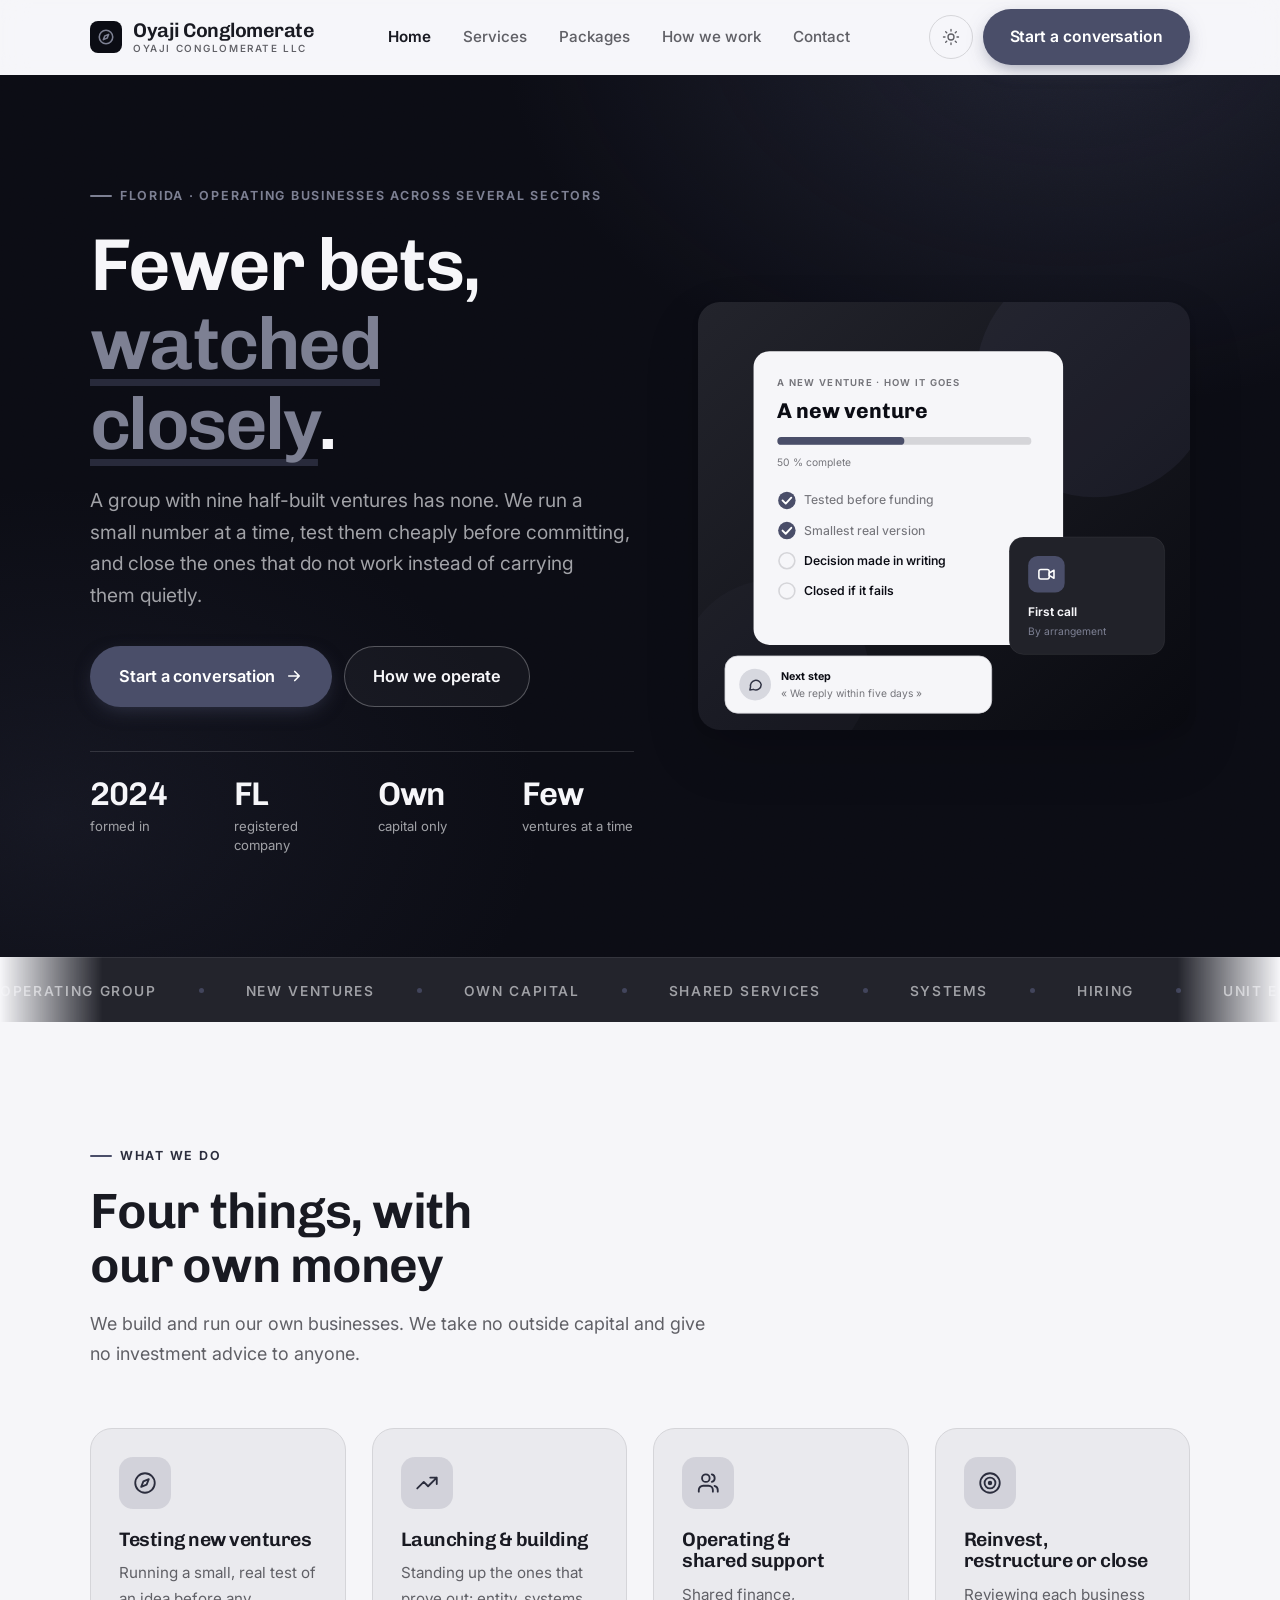
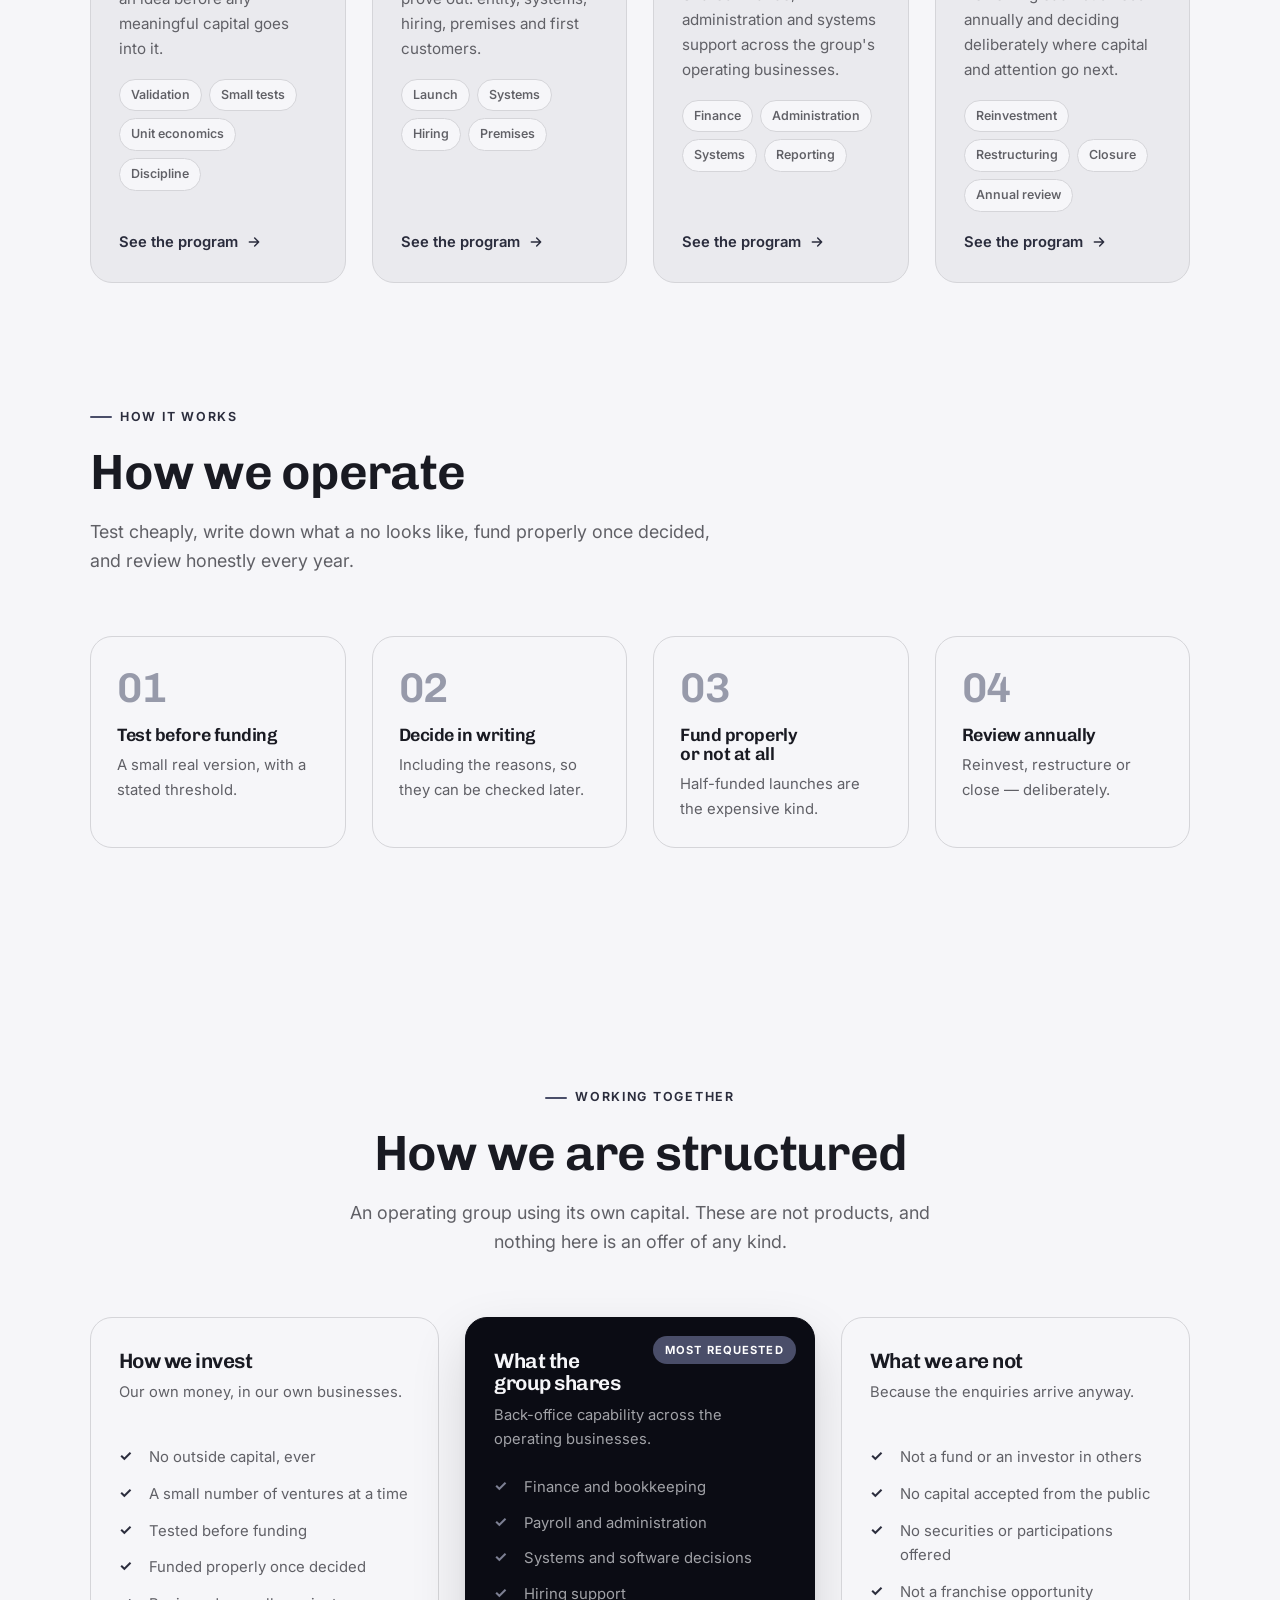
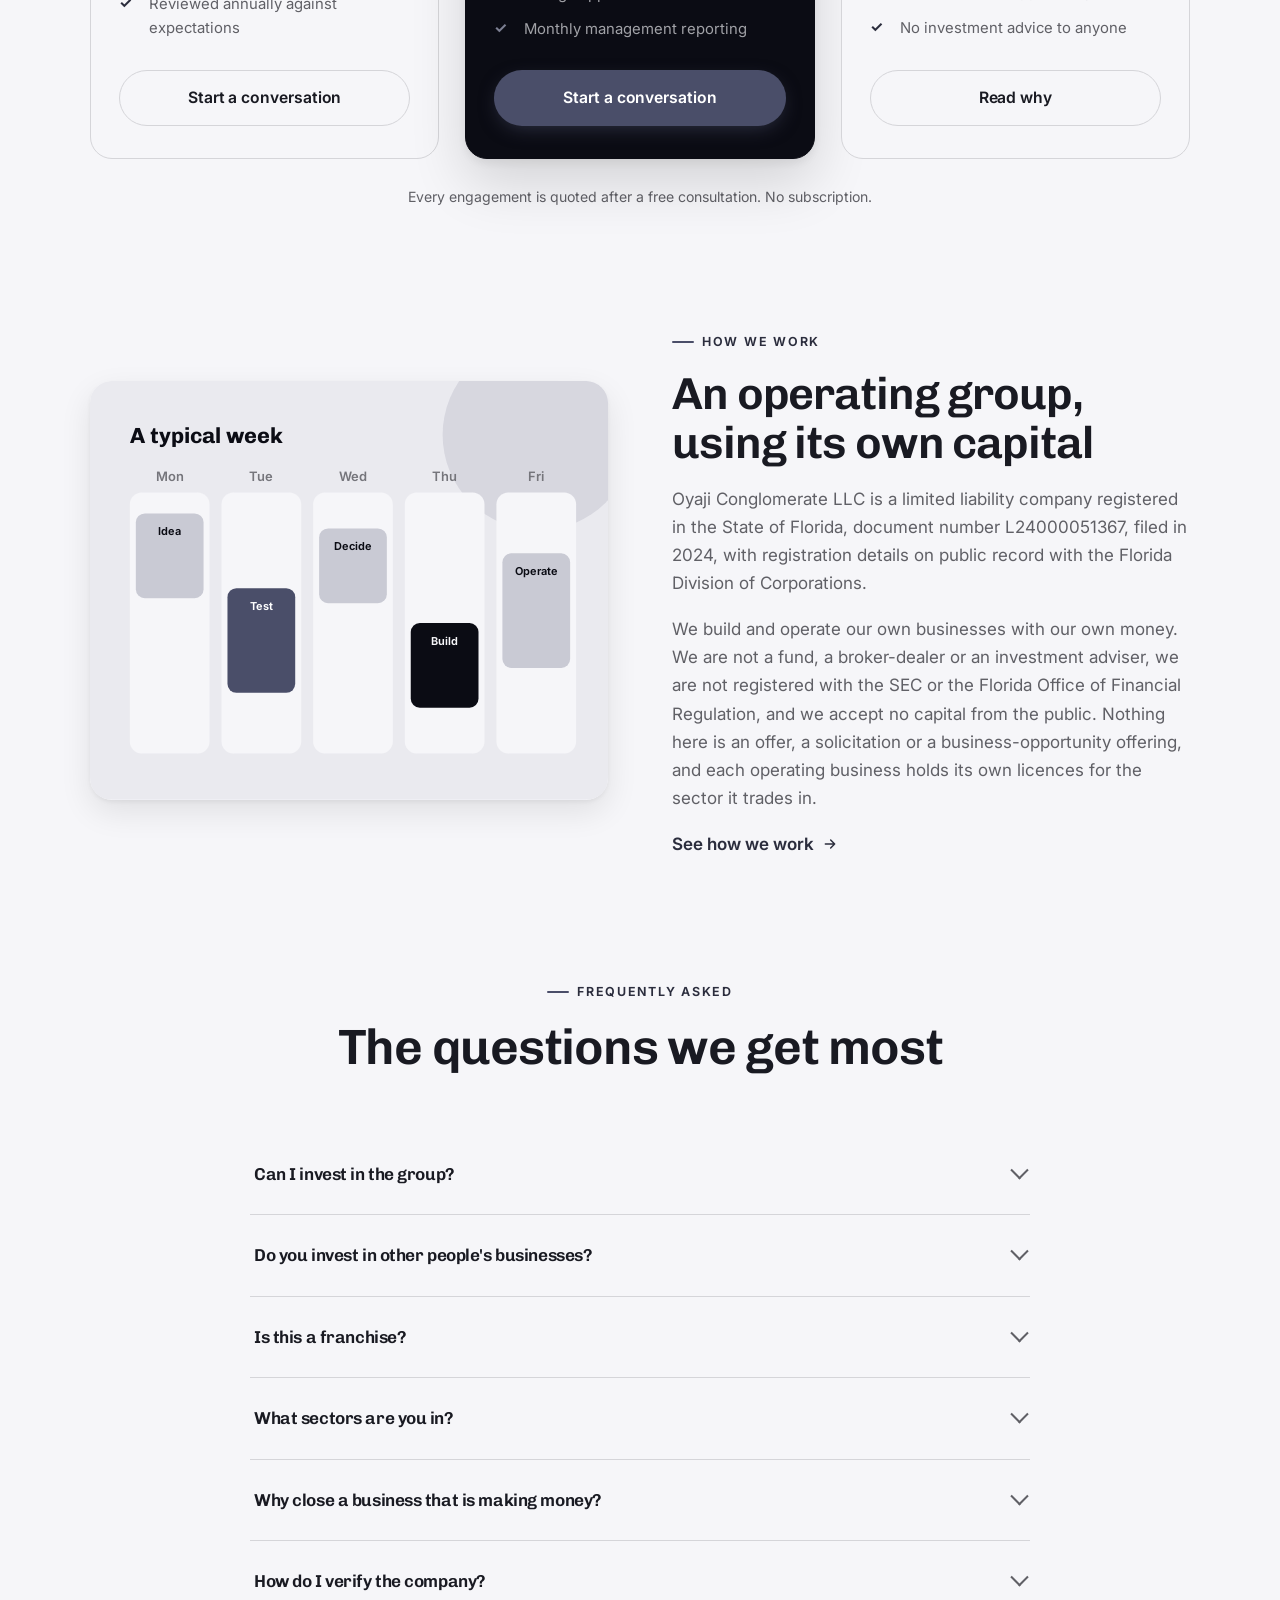
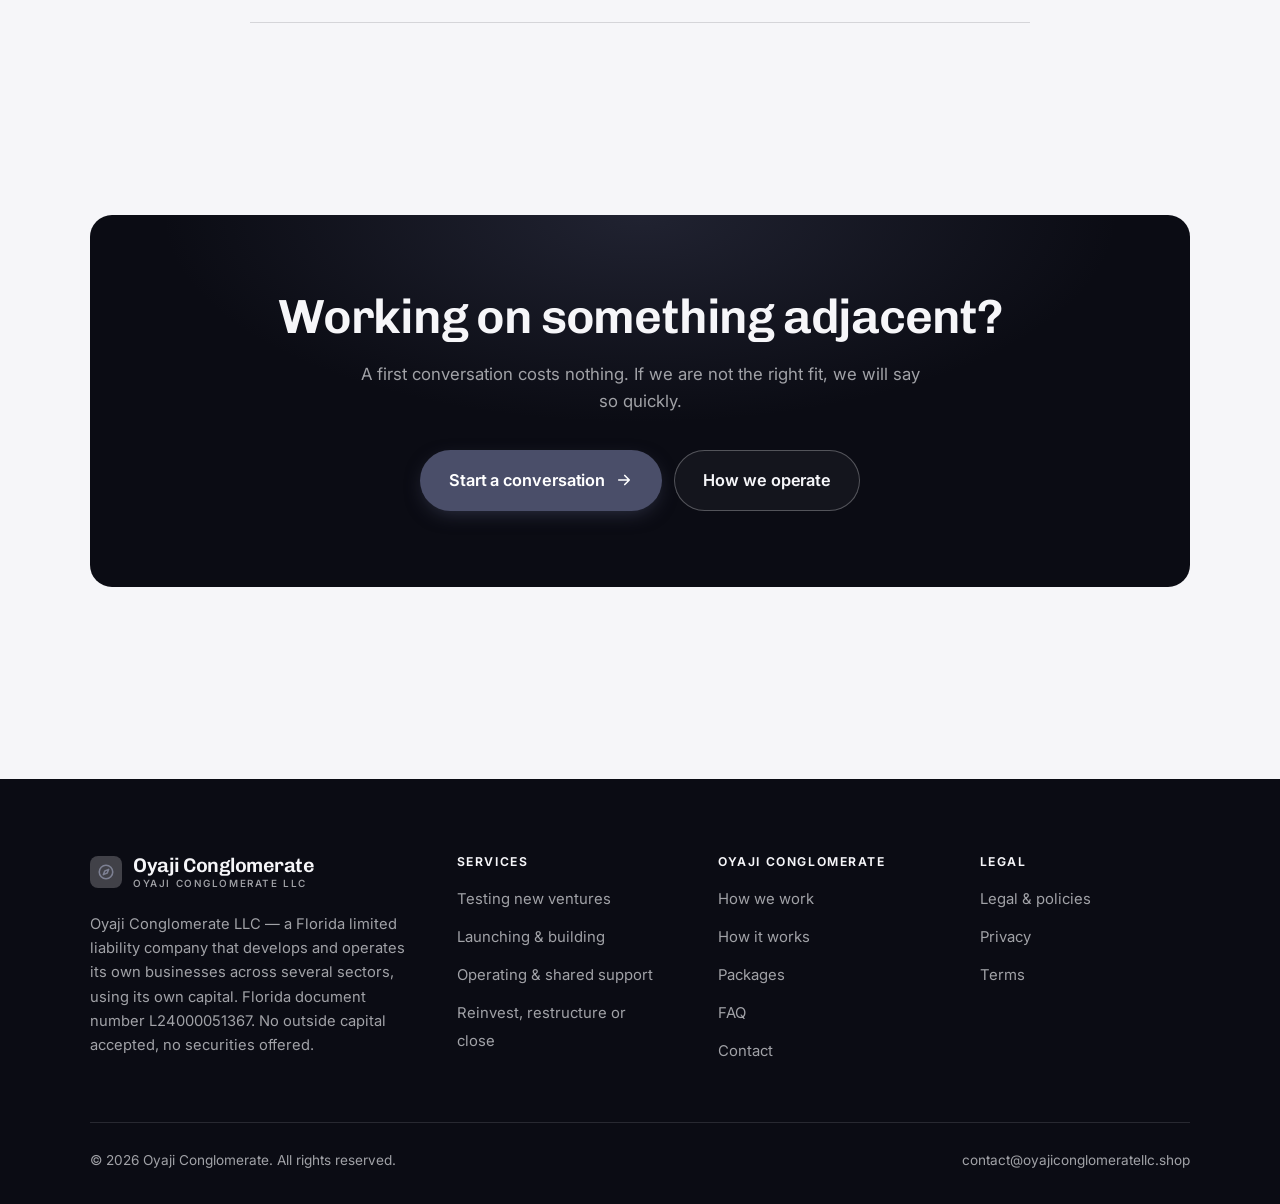
<file: index.html>
<!DOCTYPE html>
<html lang="en" class="no-js">
<head>
<meta charset="utf-8">
<meta name="viewport" content="width=device-width, initial-scale=1">
<title>Oyaji Conglomerate LLC — building and operating businesses</title>
<meta name="description" content="Oyaji Conglomerate LLC, a Florida company that develops and operates its own businesses across several sectors, using its own capital and a small number of ventures at a time.">
<link rel="canonical" href="https://oyajiconglomeratellc.shop/">

<meta property="og:type" content="website">
<meta property="og:url" content="https://oyajiconglomeratellc.shop/">
<meta property="og:site_name" content="Oyaji Conglomerate">
<meta property="og:locale" content="en_US">
<meta property="og:title" content="Oyaji Conglomerate LLC — building and operating businesses">
<meta property="og:description" content="Oyaji Conglomerate LLC, a Florida company that develops and operates its own businesses across several sectors, using its own capital and a small number of ventures at a time.">
<meta name="theme-color" content="#0b0c14">

<link rel="icon" href="assets/img/favicon.svg" type="image/svg+xml">
<link rel="preconnect" href="https://fonts.googleapis.com">
<link rel="preconnect" href="https://fonts.gstatic.com" crossorigin>
<link rel="stylesheet" href="https://fonts.googleapis.com/css2?family=Chivo:wght@400..700&family=Inter:wght@400..700&display=swap">
<link rel="stylesheet" href="assets/css/style.css">

<!-- Thème appliqué avant le premier rendu (évite le flash) -->
<script>
document.documentElement.classList.remove('no-js');
(function(){try{var t=localStorage.getItem('site-theme');if(t){document.documentElement.setAttribute('data-theme',t);}}catch(e){}})();
</script>
<script type="application/ld+json">
{
  "@context": "https://schema.org",
  "@type": "Organization",
  "name": "Oyaji Conglomerate",
  "url": "https://oyajiconglomeratellc.shop/",
  "email": "contact@oyajiconglomeratellc.shop",
  "description": "Oyaji Conglomerate LLC, a Florida company that develops and operates its own businesses across several sectors, using its own capital and a small number of ventures at a time.",
  "areaServed": "US",
  "knowsLanguage": "en"
}
</script>
</head>

<body>
<a class="skip-link" href="#main">Skip to main content</a>

<header class="site-header">
  <nav class="wrap nav" aria-label="Main navigation">
    <a class="brand" href="index.html">
      <svg class="brand__mark" viewBox="0 0 64 64" aria-hidden="true">
        <rect class="bm-bg" width="64" height="64" rx="16"/>
        <g class="bm-ic" transform="translate(14 14) scale(1.5)" fill="none" stroke-width="2.1" stroke-linecap="round" stroke-linejoin="round"><circle cx="12" cy="12" r="9"/><path d="M15.5 8.5 13.5 13.5 8.5 15.5 10.5 10.5z"/></g>
      </svg>
      <span>Oyaji Conglomerate<span class="brand__sub">Oyaji Conglomerate LLC</span></span>
    </a>

    <ul class="nav__links" id="nav-links">
      <li><a href="index.html" aria-current="page">Home</a></li>
      <li><a href="programs.html">Services</a></li>
      <li><a href="index.html#pricing">Packages</a></li>
      <li><a href="about.html">How we work</a></li>
      <li><a href="contact.html">Contact</a></li>
      <li><a class="btn btn--primary" href="contact.html">Start a conversation</a></li>
    </ul>

    <div class="nav__cta">
      <button class="theme-toggle" type="button" aria-label="Switch to dark theme">
        <svg class="icon-sun" viewBox="0 0 24 24" fill="none" stroke="currentColor" stroke-width="1.8" stroke-linecap="round" aria-hidden="true"><circle cx="12" cy="12" r="4"/><path d="M12 2v2m0 16v2M2 12h2m16 0h2M4.9 4.9l1.4 1.4m11.4 11.4 1.4 1.4M19.1 4.9l-1.4 1.4M6.3 17.7l-1.4 1.4"/></svg>
        <svg class="icon-moon" viewBox="0 0 24 24" fill="none" stroke="currentColor" stroke-width="1.8" stroke-linecap="round" stroke-linejoin="round" aria-hidden="true"><path d="M21 12.8A9 9 0 1 1 11.2 3a7 7 0 0 0 9.8 9.8z"/></svg>
      </button>
      <a class="btn btn--primary" href="contact.html">Start a conversation</a>
      <button class="nav__toggle" type="button" aria-expanded="false" aria-controls="nav-links" aria-label="Open menu">
        <svg class="icon-open" viewBox="0 0 24 24" fill="none" stroke="currentColor" stroke-width="2" stroke-linecap="round" aria-hidden="true"><path d="M3 6h18M3 12h18M3 18h18"/></svg>
        <svg class="icon-close" viewBox="0 0 24 24" fill="none" stroke="currentColor" stroke-width="2" stroke-linecap="round" aria-hidden="true"><path d="M6 6l12 12M18 6L6 18"/></svg>
      </button>
    </div>
  </nav>
</header>

<main id="main">

<section class="hero">
  <div class="wrap hero__inner">
    <div>
      <span class="eyebrow hero__eyebrow">Florida · Operating businesses across several sectors</span>
      <h1>Fewer bets,<br> <em>watched closely</em>.</h1>
      <p class="hero__lede">A group with nine half-built ventures has none. We run a small number at a time, test them cheaply before committing, and close the ones that do not work instead of carrying them quietly.</p>

      <div class="hero__actions">
        <a class="btn btn--primary btn--lg" href="contact.html">Start a conversation <svg viewBox="0 0 24 24" fill="none" stroke="currentColor" stroke-width="2.2" stroke-linecap="round" stroke-linejoin="round" aria-hidden="true"><path d="M5 12h14M13 6l6 6-6 6"/></svg></a>
        <a class="btn btn--on-dark btn--lg" href="programs.html">How we operate</a>
      </div>

      <ul class="hero__proof">
        <li><span class="stat__num">2024</span><span class="stat__label">formed in</span></li>
        <li><span class="stat__num">FL</span><span class="stat__label">registered company</span></li>
        <li><span class="stat__num">Own</span><span class="stat__label">capital only</span></li>
        <li><span class="stat__num">Few</span><span class="stat__label">ventures at a time</span></li>
      </ul>
    </div>

    <div class="hero__art">
      <svg viewBox="0 0 620 540" role="img" aria-label="How Oyaji Conglomerate takes a venture from idea to operating business.">
        <defs>
          <linearGradient id="hbg" x1="0" y1="0" x2="1" y2="1">
            <stop offset="0" stop-color="#23242c"/><stop offset="1" stop-color="#090a10"/>
          </linearGradient>
        </defs>
        <rect width="620" height="540" rx="22" fill="url(#hbg)"/>
        <circle cx="500" cy="96" r="150" fill="#4a4e69" opacity=".16"/>
        <circle cx="96" cy="470" r="120" fill="#4a4e69" opacity=".08"/>

        <g style="font-family: var(--font-body)">
          <!-- Carte programme -->
          <rect x="70" y="62" width="390" height="370" rx="20" fill="#f6f6f9"/>
          <text x="100" y="106" font-size="12" font-weight="650" letter-spacing="1.6" fill="#75757b">A NEW VENTURE · HOW IT GOES</text>
          <text x="100" y="146" font-size="27" font-weight="700" fill="#0b0c14" style="font-family: var(--font-display)">A new venture</text>
          <rect x="100" y="170" width="320" height="10" rx="5" fill="#d5d5d9"/>
          <rect x="100" y="170" width="160" height="10" rx="5" fill="#4a4e69"/>
          <text x="100" y="206" font-size="13" fill="#75757b">50 % complete</text>
          <circle cx="112" cy="250" r="11" fill="#4a4e69"/><path d="M106.5 250l4 4 7-7.5" fill="none" stroke="#ffffff" stroke-width="2.4" stroke-linecap="round" stroke-linejoin="round"/><text x="134" y="255" font-size="15.5" fill="#75757b" font-weight="450">Tested before funding</text>
          <circle cx="112" cy="288" r="11" fill="#4a4e69"/><path d="M106.5 288l4 4 7-7.5" fill="none" stroke="#ffffff" stroke-width="2.4" stroke-linecap="round" stroke-linejoin="round"/><text x="134" y="293" font-size="15.5" fill="#75757b" font-weight="450">Smallest real version</text>
          <circle cx="112" cy="326" r="10" fill="none" stroke="#d5d5d9" stroke-width="2"/><text x="134" y="331" font-size="15.5" fill="#0b0c14" font-weight="560">Decision made in writing</text>
          <circle cx="112" cy="364" r="10" fill="none" stroke="#d5d5d9" stroke-width="2"/><text x="134" y="369" font-size="15.5" fill="#0b0c14" font-weight="560">Closed if it fails</text>

          <!-- Carte séance -->
          <rect x="392" y="296" width="196" height="148" rx="18" fill="#212229" stroke="#ffffff" stroke-opacity=".08"/>
          <rect x="416" y="320" width="46" height="46" rx="12" fill="#4a4e69"/>
          <g transform="translate(427 331)" fill="none" stroke="#ffffff" color="#ffffff" stroke-width="2" stroke-linecap="round" stroke-linejoin="round"><rect x="2.5" y="6" width="13" height="12" rx="2.5"/><path d="M15.5 10.5 21.5 7v10l-6-3.5z"/></g>
          <text x="416" y="396" font-size="15" font-weight="650" fill="#f6f6f9">First call</text>
          <text x="416" y="420" font-size="13" fill="#7d8093">By arrangement</text>

          <!-- Retour du coach -->
          <rect x="34" y="446" width="336" height="72" rx="16" fill="#f6f6f9" stroke="#d5d5d9"/>
          <circle cx="72" cy="482" r="20" fill="#d7d8df"/>
          <g transform="translate(62 472) scale(.84)" fill="none" stroke="#303344" stroke-width="2.2" stroke-linecap="round" stroke-linejoin="round"><path d="M21 12a8 8 0 0 1-11.6 7.1L4 20l1-4.6A8 8 0 1 1 21 12z"/></g>
          <text x="104" y="476" font-size="13.5" font-weight="700" fill="#0b0c14">Next step</text>
          <text x="104" y="498" font-size="13" fill="#75757b">« We reply within five days »</text>
        </g>
      </svg>
    </div>
  </div>
</section>

<div class="marquee" aria-hidden="true">
  <div class="marquee__track"><span>Operating group</span><span>New ventures</span><span>Own capital</span><span>Shared services</span><span>Systems</span><span>Hiring</span><span>Unit economics</span><span>Reinvestment</span><span>Restructuring</span><span>Closure</span><span>Operating group</span><span>New ventures</span><span>Own capital</span><span>Shared services</span><span>Systems</span><span>Hiring</span><span>Unit economics</span><span>Reinvestment</span><span>Restructuring</span><span>Closure</span></div>
</div>

<section class="section wrap" id="programs">
  <div class="section-head reveal">
    <span class="eyebrow">What we do</span>
    <h2>Four things, with our own money</h2>
    <p>We build and run our own businesses. We take no outside capital and give no investment advice to anyone.</p>
  </div>
  <div class="grid grid--4 reveal-group">
    <a class="card" href="programs.html#evaluate">
      <div class="card__icon"><svg viewBox="0 0 24 24" fill="none" stroke="currentColor" stroke-width="1.7" stroke-linecap="round" stroke-linejoin="round" aria-hidden="true"><circle cx="12" cy="12" r="9"/><path d="M15.5 8.5 13.5 13.5 8.5 15.5 10.5 10.5z"/></svg></div>
      <h3>Testing new ventures</h3>
      <p>Running a small, real test of an idea before any meaningful capital goes into it.</p>
      <ul class="tags"><li>Validation</li><li>Small tests</li><li>Unit economics</li><li>Discipline</li></ul>
      <span class="arrow-link">See the program <svg viewBox="0 0 24 24" fill="none" stroke="currentColor" stroke-width="2.2" stroke-linecap="round" stroke-linejoin="round" aria-hidden="true"><path d="M5 12h14M13 6l6 6-6 6"/></svg></span>
    </a>
    <a class="card" href="programs.html#build">
      <div class="card__icon"><svg viewBox="0 0 24 24" fill="none" stroke="currentColor" stroke-width="1.7" stroke-linecap="round" stroke-linejoin="round" aria-hidden="true"><path d="M3 17l6-6 4 4 8-8M15 7h6v6"/></svg></div>
      <h3>Launching &amp; building</h3>
      <p>Standing up the ones that prove out: entity, systems, hiring, premises and first customers.</p>
      <ul class="tags"><li>Launch</li><li>Systems</li><li>Hiring</li><li>Premises</li></ul>
      <span class="arrow-link">See the program <svg viewBox="0 0 24 24" fill="none" stroke="currentColor" stroke-width="2.2" stroke-linecap="round" stroke-linejoin="round" aria-hidden="true"><path d="M5 12h14M13 6l6 6-6 6"/></svg></span>
    </a>
    <a class="card" href="programs.html#operate">
      <div class="card__icon"><svg viewBox="0 0 24 24" fill="none" stroke="currentColor" stroke-width="1.7" stroke-linecap="round" stroke-linejoin="round" aria-hidden="true"><path d="M16.5 20v-1.5a4 4 0 0 0-4-4h-5a4 4 0 0 0-4 4V20"/><circle cx="10" cy="7.5" r="3.5"/><path d="M21 20v-1.5a4 4 0 0 0-3-3.9M15.5 4.1a3.5 3.5 0 0 1 0 6.8"/></svg></div>
      <h3>Operating &amp; shared support</h3>
      <p>Shared finance, administration and systems support across the group's operating businesses.</p>
      <ul class="tags"><li>Finance</li><li>Administration</li><li>Systems</li><li>Reporting</li></ul>
      <span class="arrow-link">See the program <svg viewBox="0 0 24 24" fill="none" stroke="currentColor" stroke-width="2.2" stroke-linecap="round" stroke-linejoin="round" aria-hidden="true"><path d="M5 12h14M13 6l6 6-6 6"/></svg></span>
    </a>
    <a class="card" href="programs.html#allocate">
      <div class="card__icon"><svg viewBox="0 0 24 24" fill="none" stroke="currentColor" stroke-width="1.7" stroke-linecap="round" stroke-linejoin="round" aria-hidden="true"><circle cx="12" cy="12" r="9"/><circle cx="12" cy="12" r="5"/><circle cx="12" cy="12" r="1.2" fill="currentColor"/></svg></div>
      <h3>Reinvest, restructure or close</h3>
      <p>Reviewing each business annually and deciding deliberately where capital and attention go next.</p>
      <ul class="tags"><li>Reinvestment</li><li>Restructuring</li><li>Closure</li><li>Annual review</li></ul>
      <span class="arrow-link">See the program <svg viewBox="0 0 24 24" fill="none" stroke="currentColor" stroke-width="2.2" stroke-linecap="round" stroke-linejoin="round" aria-hidden="true"><path d="M5 12h14M13 6l6 6-6 6"/></svg></span>
    </a>
  </div>
</section>

<section class="section section--flush wrap" id="how-it-works">
  <div class="section-head reveal">
    <span class="eyebrow">How it works</span>
    <h2>How we operate</h2>
    <p>Test cheaply, write down what a no looks like, fund properly once decided, and review honestly every year.</p>
  </div>
  <div class="grid grid--4 steps reveal-group">
    <article class="step">
      <h3>Test before funding</h3>
      <p>A small real version, with a stated threshold.</p>
    </article>
    <article class="step">
      <h3>Decide in writing</h3>
      <p>Including the reasons, so they can be checked later.</p>
    </article>
    <article class="step">
      <h3>Fund properly or not at all</h3>
      <p>Half-funded launches are the expensive kind.</p>
    </article>
    <article class="step">
      <h3>Review annually</h3>
      <p>Reinvest, restructure or close — deliberately.</p>
    </article>
  </div>
</section>

<section class="section wrap" id="pricing">
  <div class="section-head section-head--center reveal">
    <span class="eyebrow">Working together</span>
    <h2>How we are structured</h2>
    <p>An operating group using its own capital. These are not products, and nothing here is an offer of any kind.</p>
  </div>
  <div class="grid grid--3 plans reveal-group">
    <article class="plan">
      
      <h3>How we invest</h3>
      <p class="plan__desc">Our own money, in our own businesses.</p>
      
      <ul class="plan__features">
        <li>No outside capital, ever</li>
        <li>A small number of ventures at a time</li>
        <li>Tested before funding</li>
        <li>Funded properly once decided</li>
        <li>Reviewed annually against expectations</li>
      </ul>
      <a class="btn btn--ghost btn--block" href="contact.html">Start a conversation</a>
    </article>
    <article class="plan plan--featured">
      <span class="plan__tag">Most requested</span>
      <h3>What the group shares</h3>
      <p class="plan__desc">Back-office capability across the operating businesses.</p>
      
      <ul class="plan__features">
        <li>Finance and bookkeeping</li>
        <li>Payroll and administration</li>
        <li>Systems and software decisions</li>
        <li>Hiring support</li>
        <li>Monthly management reporting</li>
      </ul>
      <a class="btn btn--primary btn--block" href="contact.html">Start a conversation</a>
    </article>
    <article class="plan">
      
      <h3>What we are not</h3>
      <p class="plan__desc">Because the enquiries arrive anyway.</p>
      
      <ul class="plan__features">
        <li>Not a fund or an investor in others</li>
        <li>No capital accepted from the public</li>
        <li>No securities or participations offered</li>
        <li>Not a franchise opportunity</li>
        <li>No investment advice to anyone</li>
      </ul>
      <a class="btn btn--ghost btn--block" href="contact.html">Read why</a>
    </article>
  </div>
  <p class="plans-note">Every engagement is quoted after a free consultation. No subscription.</p>
</section>

<section class="section section--flush wrap">
  <div class="split reveal">
    <div class="split__art">
      <svg viewBox="0 0 520 420" role="img" aria-label="Example of a typical week: Idea, Test, Decide, Build, Operate.">
        <rect width="520" height="420" rx="20" fill="#eaeaef"/>
        <circle cx="450" cy="54" r="96" fill="#4a4e69" opacity=".12"/>
        <g style="font-family: var(--font-body)">
        <text x="40" y="62" font-size="22" font-weight="700" fill="#0b0c14" style="font-family: var(--font-display)">A typical week</text>
        <text x="80" y="100" text-anchor="middle" font-size="13" font-weight="600" fill="#75757b">Mon</text>
        <rect x="40" y="112" width="80" height="262" rx="12" fill="#f6f6f9"/>
        <rect x="46" y="133" width="68" height="85" rx="9" fill="#c9cad4"/>
        <text x="80" y="155" text-anchor="middle" font-size="11" font-weight="650" fill="#0b0c14">Idea</text>
        <text x="172" y="100" text-anchor="middle" font-size="13" font-weight="600" fill="#75757b">Tue</text>
        <rect x="132" y="112" width="80" height="262" rx="12" fill="#f6f6f9"/>
        <rect x="138" y="208" width="68" height="105" rx="9" fill="#4a4e69"/>
        <text x="172" y="230" text-anchor="middle" font-size="11" font-weight="650" fill="#ffffff">Test</text>
        <text x="264" y="100" text-anchor="middle" font-size="13" font-weight="600" fill="#75757b">Wed</text>
        <rect x="224" y="112" width="80" height="262" rx="12" fill="#f6f6f9"/>
        <rect x="230" y="148" width="68" height="75" rx="9" fill="#c9cad4"/>
        <text x="264" y="170" text-anchor="middle" font-size="11" font-weight="650" fill="#0b0c14">Decide</text>
        <text x="356" y="100" text-anchor="middle" font-size="13" font-weight="600" fill="#75757b">Thu</text>
        <rect x="316" y="112" width="80" height="262" rx="12" fill="#f6f6f9"/>
        <rect x="322" y="243" width="68" height="85" rx="9" fill="#0b0c14"/>
        <text x="356" y="265" text-anchor="middle" font-size="11" font-weight="650" fill="#f6f6f9">Build</text>
        <text x="448" y="100" text-anchor="middle" font-size="13" font-weight="600" fill="#75757b">Fri</text>
        <rect x="408" y="112" width="80" height="262" rx="12" fill="#f6f6f9"/>
        <rect x="414" y="173" width="68" height="115" rx="9" fill="#c9cad4"/>
        <text x="448" y="195" text-anchor="middle" font-size="11" font-weight="650" fill="#0b0c14">Operate</text>
        </g>
      </svg>
    </div>
    <div>
      <span class="eyebrow">How we work</span>
      <h2>An operating group, using its own capital</h2>
      <p>Oyaji Conglomerate LLC is a limited liability company registered in the State of Florida, document number L24000051367, filed in 2024, with registration details on public record with the Florida Division of Corporations.</p>
      <p>We build and operate our own businesses with our own money. We are not a fund, a broker-dealer or an investment adviser, we are not registered with the SEC or the Florida Office of Financial Regulation, and we accept no capital from the public. Nothing here is an offer, a solicitation or a business-opportunity offering, and each operating business holds its own licences for the sector it trades in.</p>
      <p><a class="arrow-link" href="about.html">See how we work <svg viewBox="0 0 24 24" fill="none" stroke="currentColor" stroke-width="2.2" stroke-linecap="round" stroke-linejoin="round" aria-hidden="true"><path d="M5 12h14M13 6l6 6-6 6"/></svg></a></p>
    </div>
  </div>
</section>

<section class="section section--flush wrap" id="faq">
  <div class="section-head section-head--center reveal">
    <span class="eyebrow">Frequently asked</span>
    <h2>The questions we get most</h2>
  </div>
  <div class="faq reveal">
    <details>
      <summary>Can I invest in the group?</summary>
      <p>No. We use our own capital only and accept no funds from anyone. There is no offering, and nothing on this site is a solicitation.</p>
    </details>
    <details>
      <summary>Do you invest in other people's businesses?</summary>
      <p>No. We build and operate our own. If you are looking for investment, we are not the right door and we would rather say that immediately.</p>
    </details>
    <details>
      <summary>Is this a franchise?</summary>
      <p>No. We do not sell franchises, licences or business opportunities, and nothing here is a franchise offering.</p>
    </details>
    <details>
      <summary>What sectors are you in?</summary>
      <p>Several, deliberately small in number at any one time. Each business holds its own licences and trades under its own entity.</p>
    </details>
    <details>
      <summary>Why close a business that is making money?</summary>
      <p>Because slightly profitable businesses consume management attention that a better one needs. Deciding that on purpose, annually, is the discipline.</p>
    </details>
    <details>
      <summary>How do I verify the company?</summary>
      <p>Search document number L24000051367 on the Florida Division of Corporations record at sunbiz.org.</p>
    </details>
  </div>
</section>

<section class="wrap section--tight">
  <div class="cta-band reveal">
    <h2>Working on something adjacent?</h2>
    <p>A first conversation costs nothing. If we are not the right fit, we will say so quickly.</p>
    <div class="hero__actions">
      <a class="btn btn--primary btn--lg" href="contact.html">Start a conversation <svg viewBox="0 0 24 24" fill="none" stroke="currentColor" stroke-width="2.2" stroke-linecap="round" stroke-linejoin="round" aria-hidden="true"><path d="M5 12h14M13 6l6 6-6 6"/></svg></a>
      <a class="btn btn--on-dark btn--lg" href="programs.html">How we operate</a>
    </div>
  </div>
</section>

</main>

<footer class="site-footer">
  <div class="wrap">
    <div class="footer__grid">
      <div class="footer__brand">
        <a class="brand" href="index.html">
          <svg class="brand__mark" viewBox="0 0 64 64" aria-hidden="true">
        <rect class="bm-bg" width="64" height="64" rx="16"/>
        <g class="bm-ic" transform="translate(14 14) scale(1.5)" fill="none" stroke-width="2.1" stroke-linecap="round" stroke-linejoin="round"><circle cx="12" cy="12" r="9"/><path d="M15.5 8.5 13.5 13.5 8.5 15.5 10.5 10.5z"/></g>
      </svg>
          <span>Oyaji Conglomerate<span class="brand__sub">Oyaji Conglomerate LLC</span></span>
        </a>
        <p>Oyaji Conglomerate LLC — a Florida limited liability company that develops and operates its own businesses across several sectors, using its own capital. Florida document number L24000051367. No outside capital accepted, no securities offered.</p>
      </div>

      <div class="footer__col">
        <h4>Services</h4>
        <ul>
          <li><a href="programs.html#evaluate">Testing new ventures</a></li>
          <li><a href="programs.html#build">Launching &amp; building</a></li>
          <li><a href="programs.html#operate">Operating &amp; shared support</a></li>
          <li><a href="programs.html#allocate">Reinvest, restructure or close</a></li>
        </ul>
      </div>

      <div class="footer__col">
        <h4>Oyaji Conglomerate</h4>
        <ul>
          <li><a href="about.html">How we work</a></li>
          <li><a href="index.html#how-it-works">How it works</a></li>
          <li><a href="index.html#pricing">Packages</a></li>
          <li><a href="index.html#faq">FAQ</a></li>
          <li><a href="contact.html">Contact</a></li>
        </ul>
      </div>

      <div class="footer__col">
        <h4>Legal</h4>
        <ul>
          <li><a href="legal.html">Legal &amp; policies</a></li>
          <li><a href="legal.html#privacy">Privacy</a></li>
          <li><a href="legal.html#terms">Terms</a></li>
        </ul>
      </div>
    </div>

    <div class="footer__bottom">
      <p>© <span data-year>2026</span> Oyaji Conglomerate. All rights reserved.</p>
      <p><a href="mailto:contact@oyajiconglomeratellc.shop">contact@oyajiconglomeratellc.shop</a></p>
    </div>
  </div>
</footer>

<script src="assets/js/main.js" defer></script>
</body>
</html>
</file>
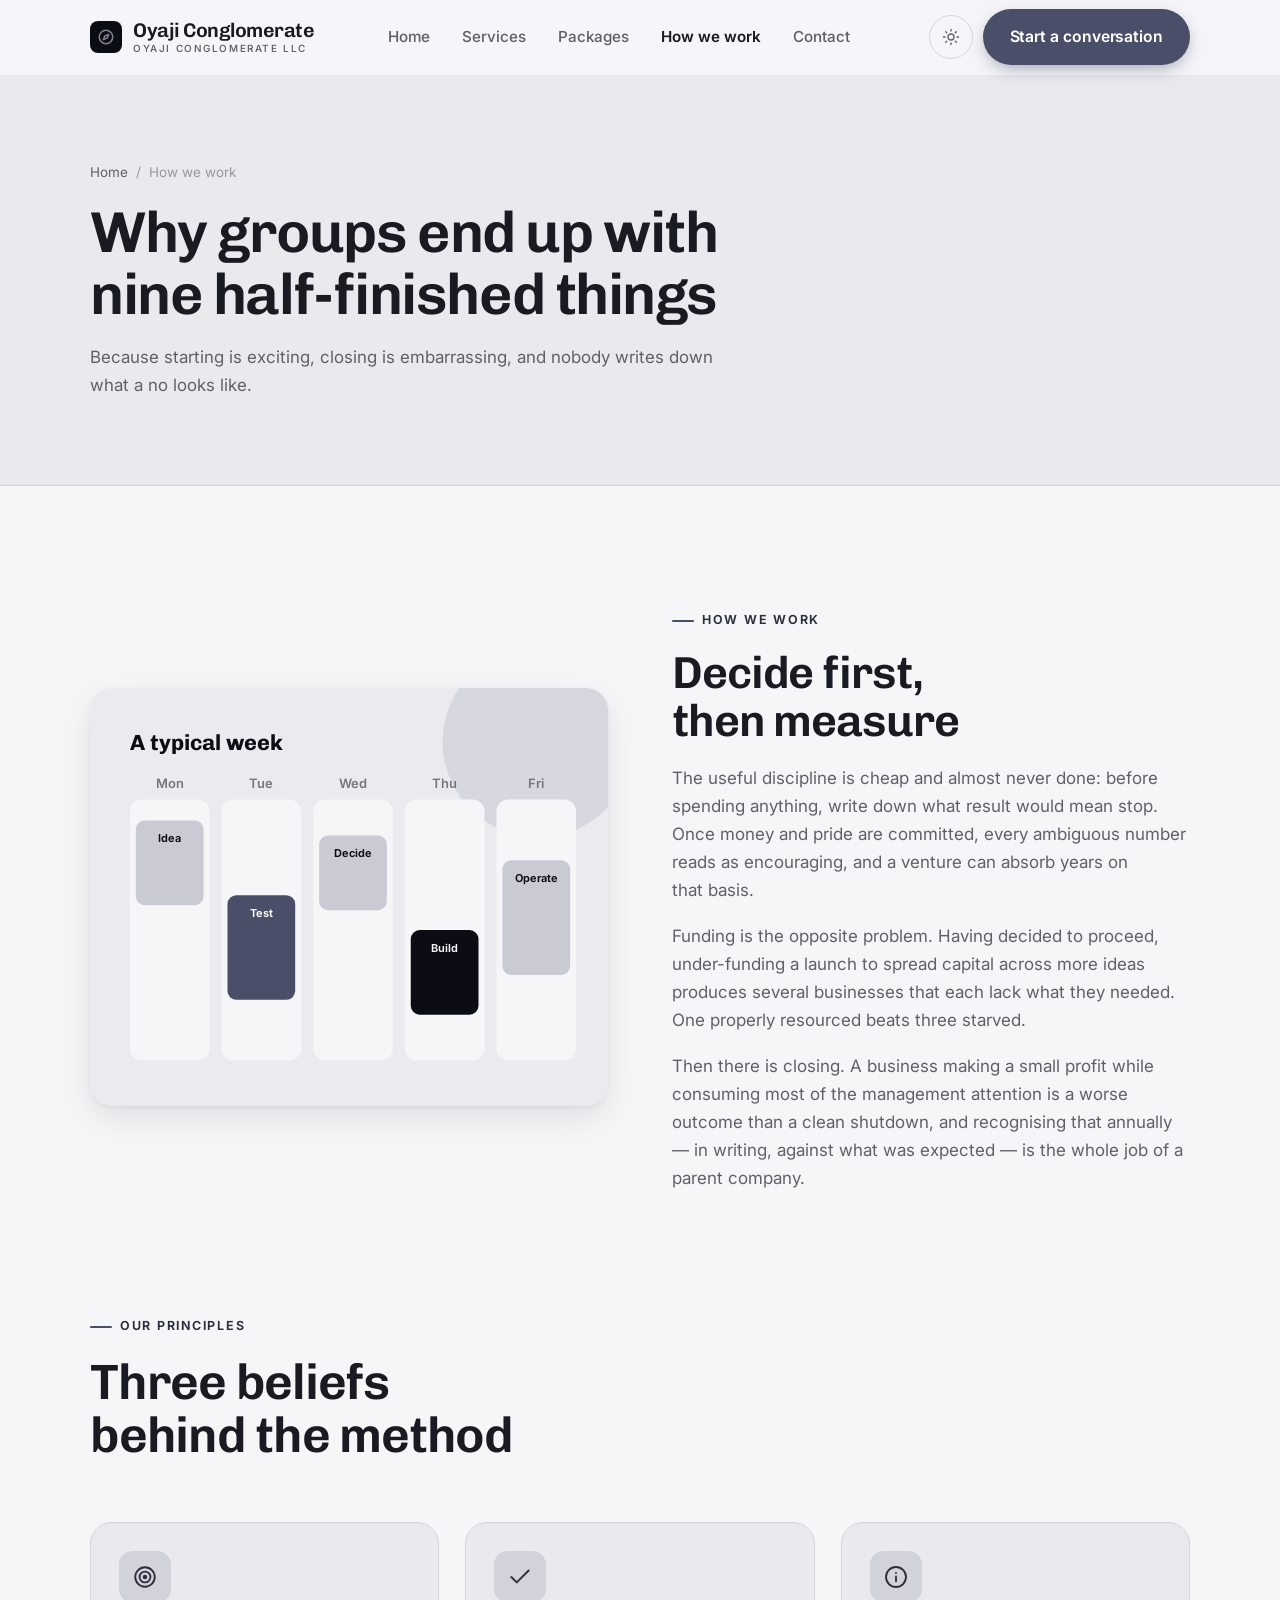
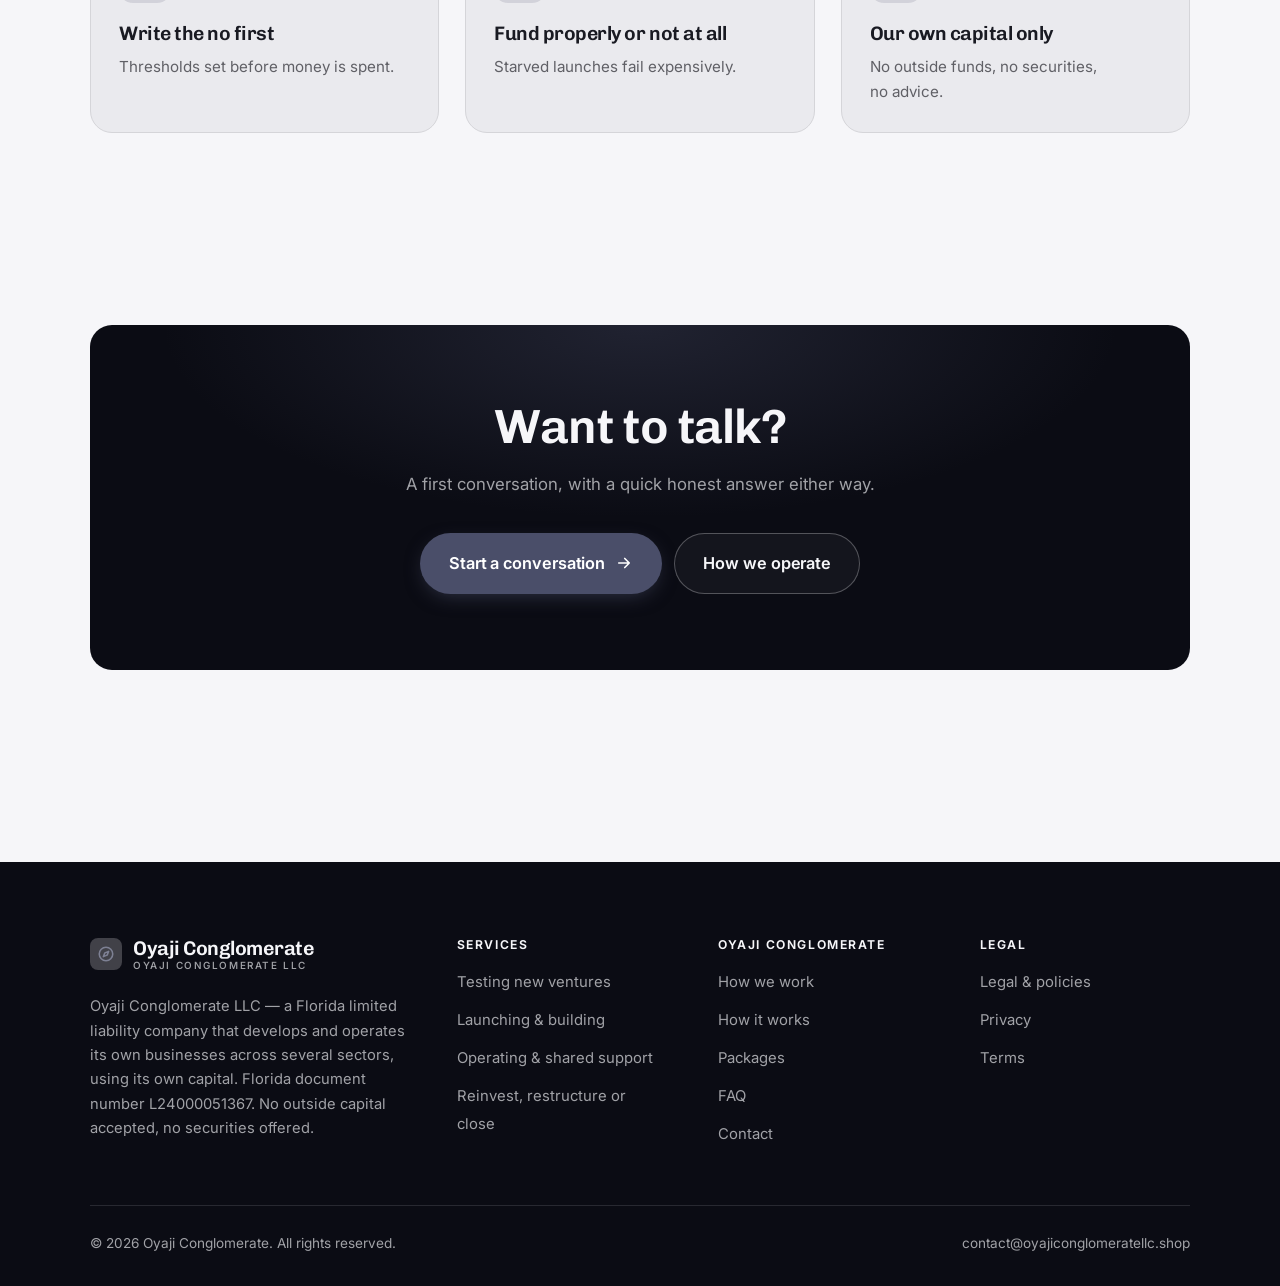
<file: about.html>
<!DOCTYPE html>
<html lang="en" class="no-js">
<head>
<meta charset="utf-8">
<meta name="viewport" content="width=device-width, initial-scale=1">
<title>How we work — Oyaji Conglomerate</title>
<meta name="description" content="About Oyaji Conglomerate LLC, a Florida operating group, document number L24000051367.">
<link rel="canonical" href="https://oyajiconglomeratellc.shop/about.html">

<meta property="og:type" content="website">
<meta property="og:url" content="https://oyajiconglomeratellc.shop/about.html">
<meta property="og:site_name" content="Oyaji Conglomerate">
<meta property="og:locale" content="en_US">
<meta property="og:title" content="How we work — Oyaji Conglomerate">
<meta property="og:description" content="About Oyaji Conglomerate LLC, a Florida operating group, document number L24000051367.">
<meta name="theme-color" content="#0b0c14">

<link rel="icon" href="assets/img/favicon.svg" type="image/svg+xml">
<link rel="preconnect" href="https://fonts.googleapis.com">
<link rel="preconnect" href="https://fonts.gstatic.com" crossorigin>
<link rel="stylesheet" href="https://fonts.googleapis.com/css2?family=Chivo:wght@400..700&family=Inter:wght@400..700&display=swap">
<link rel="stylesheet" href="assets/css/style.css">

<!-- Thème appliqué avant le premier rendu (évite le flash) -->
<script>
document.documentElement.classList.remove('no-js');
(function(){try{var t=localStorage.getItem('site-theme');if(t){document.documentElement.setAttribute('data-theme',t);}}catch(e){}})();
</script>
</head>

<body>
<a class="skip-link" href="#main">Skip to main content</a>

<header class="site-header">
  <nav class="wrap nav" aria-label="Main navigation">
    <a class="brand" href="index.html">
      <svg class="brand__mark" viewBox="0 0 64 64" aria-hidden="true">
        <rect class="bm-bg" width="64" height="64" rx="16"/>
        <g class="bm-ic" transform="translate(14 14) scale(1.5)" fill="none" stroke-width="2.1" stroke-linecap="round" stroke-linejoin="round"><circle cx="12" cy="12" r="9"/><path d="M15.5 8.5 13.5 13.5 8.5 15.5 10.5 10.5z"/></g>
      </svg>
      <span>Oyaji Conglomerate<span class="brand__sub">Oyaji Conglomerate LLC</span></span>
    </a>

    <ul class="nav__links" id="nav-links">
      <li><a href="index.html">Home</a></li>
      <li><a href="programs.html">Services</a></li>
      <li><a href="index.html#pricing">Packages</a></li>
      <li><a href="about.html" aria-current="page">How we work</a></li>
      <li><a href="contact.html">Contact</a></li>
      <li><a class="btn btn--primary" href="contact.html">Start a conversation</a></li>
    </ul>

    <div class="nav__cta">
      <button class="theme-toggle" type="button" aria-label="Switch to dark theme">
        <svg class="icon-sun" viewBox="0 0 24 24" fill="none" stroke="currentColor" stroke-width="1.8" stroke-linecap="round" aria-hidden="true"><circle cx="12" cy="12" r="4"/><path d="M12 2v2m0 16v2M2 12h2m16 0h2M4.9 4.9l1.4 1.4m11.4 11.4 1.4 1.4M19.1 4.9l-1.4 1.4M6.3 17.7l-1.4 1.4"/></svg>
        <svg class="icon-moon" viewBox="0 0 24 24" fill="none" stroke="currentColor" stroke-width="1.8" stroke-linecap="round" stroke-linejoin="round" aria-hidden="true"><path d="M21 12.8A9 9 0 1 1 11.2 3a7 7 0 0 0 9.8 9.8z"/></svg>
      </button>
      <a class="btn btn--primary" href="contact.html">Start a conversation</a>
      <button class="nav__toggle" type="button" aria-expanded="false" aria-controls="nav-links" aria-label="Open menu">
        <svg class="icon-open" viewBox="0 0 24 24" fill="none" stroke="currentColor" stroke-width="2" stroke-linecap="round" aria-hidden="true"><path d="M3 6h18M3 12h18M3 18h18"/></svg>
        <svg class="icon-close" viewBox="0 0 24 24" fill="none" stroke="currentColor" stroke-width="2" stroke-linecap="round" aria-hidden="true"><path d="M6 6l12 12M18 6L6 18"/></svg>
      </button>
    </div>
  </nav>
</header>

<main id="main">

<section class="page-head">
  <div class="wrap">
    <nav class="breadcrumb" aria-label="Breadcrumb">
      <a href="index.html">Home</a><span>/</span><span aria-current="page">How we work</span>
    </nav>
    <h1>Why groups end up with nine half-finished things</h1>
    <p>Because starting is exciting, closing is embarrassing, and nobody writes down what a no looks like.</p>
  </div>
</section>

<section class="section wrap">
  <div class="split reveal">
    <div class="split__art">
      <svg viewBox="0 0 520 420" role="img" aria-label="Example of a typical week: Idea, Test, Decide, Build, Operate.">
        <rect width="520" height="420" rx="20" fill="#eaeaef"/>
        <circle cx="450" cy="54" r="96" fill="#4a4e69" opacity=".12"/>
        <g style="font-family: var(--font-body)">
        <text x="40" y="62" font-size="22" font-weight="700" fill="#0b0c14" style="font-family: var(--font-display)">A typical week</text>
        <text x="80" y="100" text-anchor="middle" font-size="13" font-weight="600" fill="#75757b">Mon</text>
        <rect x="40" y="112" width="80" height="262" rx="12" fill="#f6f6f9"/>
        <rect x="46" y="133" width="68" height="85" rx="9" fill="#c9cad4"/>
        <text x="80" y="155" text-anchor="middle" font-size="11" font-weight="650" fill="#0b0c14">Idea</text>
        <text x="172" y="100" text-anchor="middle" font-size="13" font-weight="600" fill="#75757b">Tue</text>
        <rect x="132" y="112" width="80" height="262" rx="12" fill="#f6f6f9"/>
        <rect x="138" y="208" width="68" height="105" rx="9" fill="#4a4e69"/>
        <text x="172" y="230" text-anchor="middle" font-size="11" font-weight="650" fill="#ffffff">Test</text>
        <text x="264" y="100" text-anchor="middle" font-size="13" font-weight="600" fill="#75757b">Wed</text>
        <rect x="224" y="112" width="80" height="262" rx="12" fill="#f6f6f9"/>
        <rect x="230" y="148" width="68" height="75" rx="9" fill="#c9cad4"/>
        <text x="264" y="170" text-anchor="middle" font-size="11" font-weight="650" fill="#0b0c14">Decide</text>
        <text x="356" y="100" text-anchor="middle" font-size="13" font-weight="600" fill="#75757b">Thu</text>
        <rect x="316" y="112" width="80" height="262" rx="12" fill="#f6f6f9"/>
        <rect x="322" y="243" width="68" height="85" rx="9" fill="#0b0c14"/>
        <text x="356" y="265" text-anchor="middle" font-size="11" font-weight="650" fill="#f6f6f9">Build</text>
        <text x="448" y="100" text-anchor="middle" font-size="13" font-weight="600" fill="#75757b">Fri</text>
        <rect x="408" y="112" width="80" height="262" rx="12" fill="#f6f6f9"/>
        <rect x="414" y="173" width="68" height="115" rx="9" fill="#c9cad4"/>
        <text x="448" y="195" text-anchor="middle" font-size="11" font-weight="650" fill="#0b0c14">Operate</text>
        </g>
      </svg>
    </div>
    <div>
      <span class="eyebrow">How we work</span>
      <h2>Decide first, then measure</h2>
      <p>The useful discipline is cheap and almost never done: before spending anything, write down what result would mean stop. Once money and pride are committed, every ambiguous number reads as encouraging, and a venture can absorb years on that basis.</p>
      <p>Funding is the opposite problem. Having decided to proceed, under-funding a launch to spread capital across more ideas produces several businesses that each lack what they needed. One properly resourced beats three starved.</p>
      <p>Then there is closing. A business making a small profit while consuming most of the management attention is a worse outcome than a clean shutdown, and recognising that annually — in writing, against what was expected — is the whole job of a parent company.</p>
      <!--
        TO DO: add a short introduction of the coach (name, real background),
        with a photo if possible. Do not invent credentials — see README.md.
      -->
    </div>
  </div>
</section>

<section class="section section--flush wrap">
  <div class="section-head reveal">
    <span class="eyebrow">Our principles</span>
    <h2>Three beliefs behind the method</h2>
  </div>
  <div class="grid grid--3 reveal-group">
    <article class="card">
      <div class="card__icon"><svg viewBox="0 0 24 24" fill="none" stroke="currentColor" stroke-width="1.7" stroke-linecap="round" stroke-linejoin="round" aria-hidden="true"><circle cx="12" cy="12" r="9"/><circle cx="12" cy="12" r="5"/><circle cx="12" cy="12" r="1.2" fill="currentColor"/></svg></div>
      <h3>Write the no first</h3>
      <p>Thresholds set before money is spent.</p>
    </article>
    <article class="card">
      <div class="card__icon"><svg viewBox="0 0 24 24" fill="none" stroke="currentColor" stroke-width="1.7" stroke-linecap="round" stroke-linejoin="round" aria-hidden="true"><path d="M20 6 9 17l-5-5"/></svg></div>
      <h3>Fund properly or not at all</h3>
      <p>Starved launches fail expensively.</p>
    </article>
    <article class="card">
      <div class="card__icon"><svg viewBox="0 0 24 24" fill="none" stroke="currentColor" stroke-width="1.7" stroke-linecap="round" stroke-linejoin="round" aria-hidden="true"><circle cx="12" cy="12" r="9.2"/><path d="M12 16v-4.5M12 8.2v.1"/></svg></div>
      <h3>Our own capital only</h3>
      <p>No outside funds, no securities, no advice.</p>
    </article>
  </div>
</section>

<section class="wrap section--tight">
  <div class="cta-band reveal">
    <h2>Want to talk?</h2>
    <p>A first conversation, with a quick honest answer either way.</p>
    <div class="hero__actions">
      <a class="btn btn--primary btn--lg" href="contact.html">Start a conversation <svg viewBox="0 0 24 24" fill="none" stroke="currentColor" stroke-width="2.2" stroke-linecap="round" stroke-linejoin="round" aria-hidden="true"><path d="M5 12h14M13 6l6 6-6 6"/></svg></a>
      <a class="btn btn--on-dark btn--lg" href="programs.html">How we operate</a>
    </div>
  </div>
</section>

</main>

<footer class="site-footer">
  <div class="wrap">
    <div class="footer__grid">
      <div class="footer__brand">
        <a class="brand" href="index.html">
          <svg class="brand__mark" viewBox="0 0 64 64" aria-hidden="true">
        <rect class="bm-bg" width="64" height="64" rx="16"/>
        <g class="bm-ic" transform="translate(14 14) scale(1.5)" fill="none" stroke-width="2.1" stroke-linecap="round" stroke-linejoin="round"><circle cx="12" cy="12" r="9"/><path d="M15.5 8.5 13.5 13.5 8.5 15.5 10.5 10.5z"/></g>
      </svg>
          <span>Oyaji Conglomerate<span class="brand__sub">Oyaji Conglomerate LLC</span></span>
        </a>
        <p>Oyaji Conglomerate LLC — a Florida limited liability company that develops and operates its own businesses across several sectors, using its own capital. Florida document number L24000051367. No outside capital accepted, no securities offered.</p>
      </div>

      <div class="footer__col">
        <h4>Services</h4>
        <ul>
          <li><a href="programs.html#evaluate">Testing new ventures</a></li>
          <li><a href="programs.html#build">Launching &amp; building</a></li>
          <li><a href="programs.html#operate">Operating &amp; shared support</a></li>
          <li><a href="programs.html#allocate">Reinvest, restructure or close</a></li>
        </ul>
      </div>

      <div class="footer__col">
        <h4>Oyaji Conglomerate</h4>
        <ul>
          <li><a href="about.html">How we work</a></li>
          <li><a href="index.html#how-it-works">How it works</a></li>
          <li><a href="index.html#pricing">Packages</a></li>
          <li><a href="index.html#faq">FAQ</a></li>
          <li><a href="contact.html">Contact</a></li>
        </ul>
      </div>

      <div class="footer__col">
        <h4>Legal</h4>
        <ul>
          <li><a href="legal.html">Legal &amp; policies</a></li>
          <li><a href="legal.html#privacy">Privacy</a></li>
          <li><a href="legal.html#terms">Terms</a></li>
        </ul>
      </div>
    </div>

    <div class="footer__bottom">
      <p>© <span data-year>2026</span> Oyaji Conglomerate. All rights reserved.</p>
      <p><a href="mailto:contact@oyajiconglomeratellc.shop">contact@oyajiconglomeratellc.shop</a></p>
    </div>
  </div>
</footer>

<script src="assets/js/main.js" defer></script>
</body>
</html>
</file>
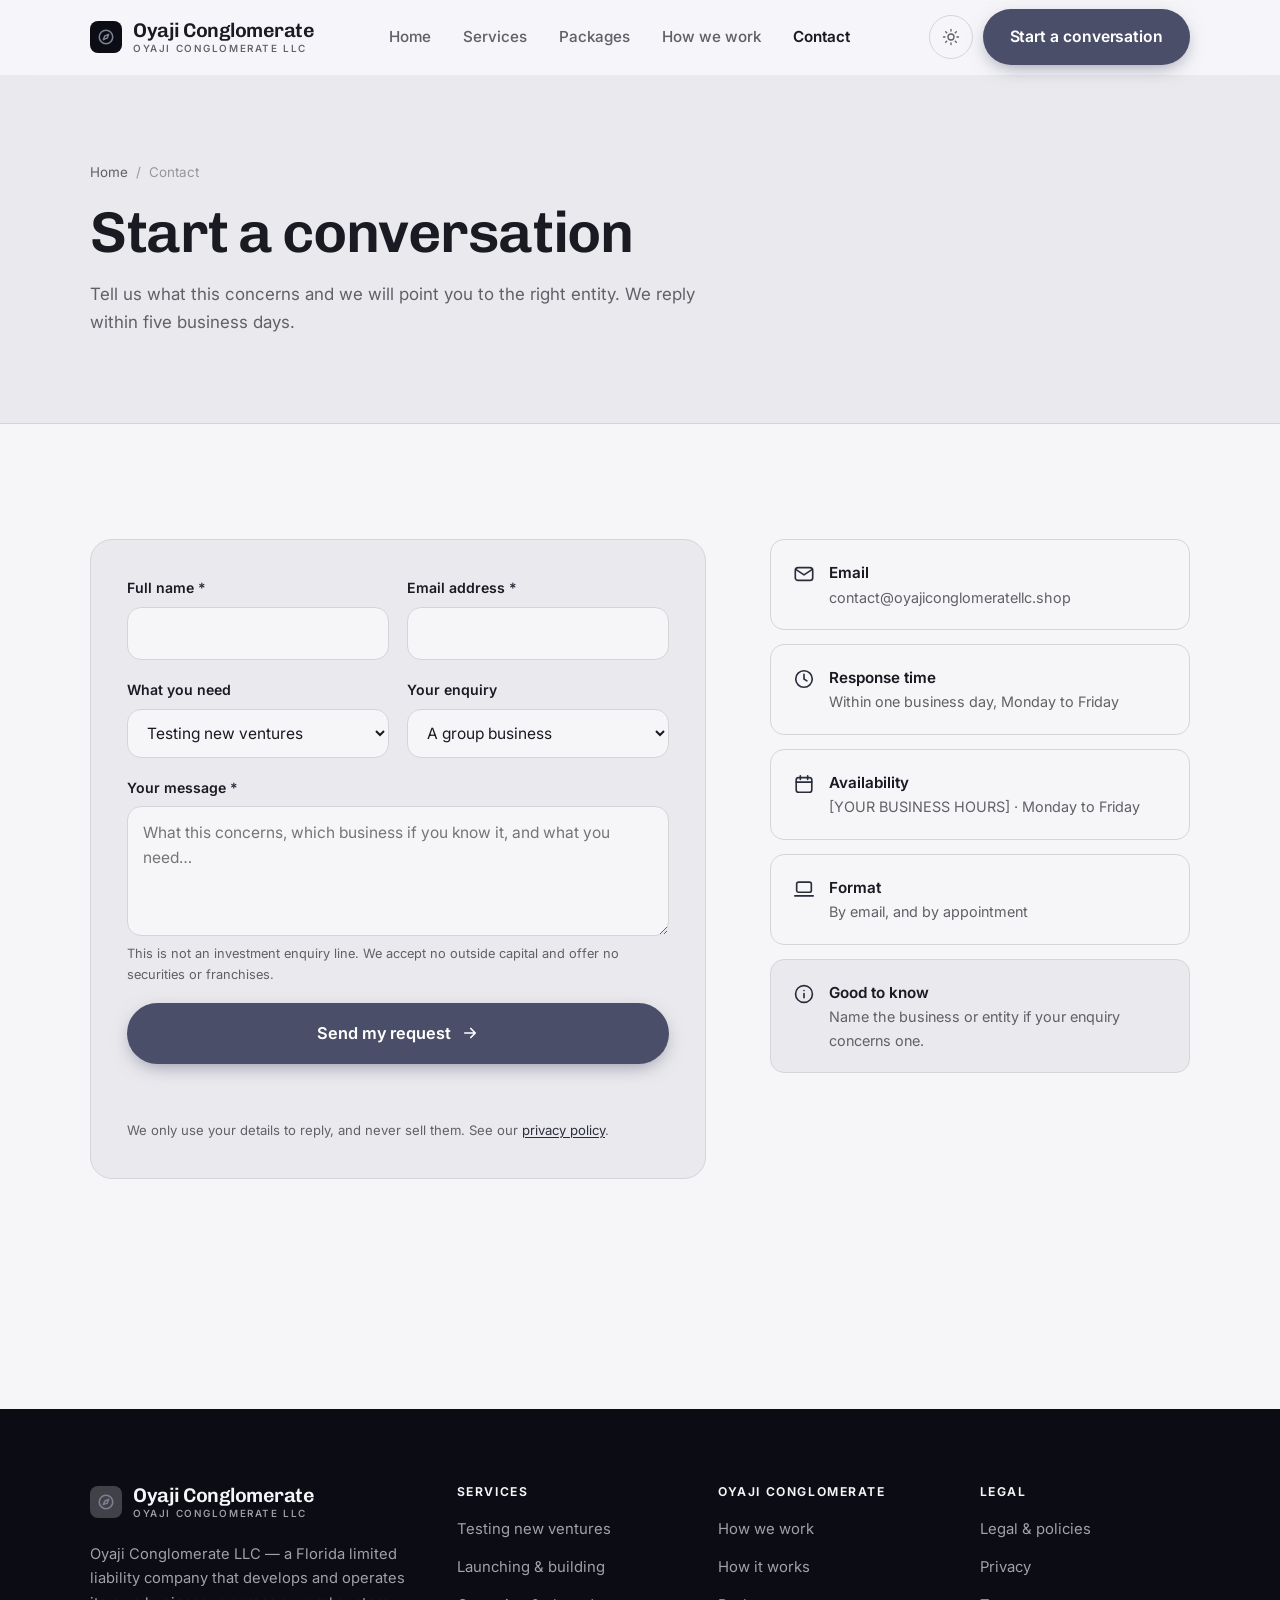
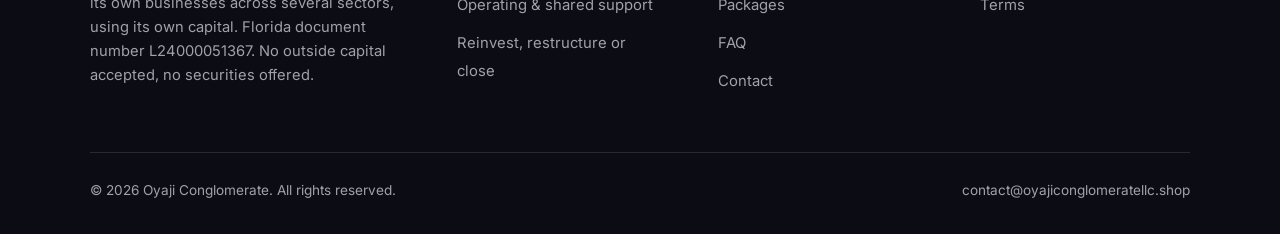
<file: contact.html>
<!DOCTYPE html>
<html lang="en" class="no-js">
<head>
<meta charset="utf-8">
<meta name="viewport" content="width=device-width, initial-scale=1">
<title>Contact — Oyaji Conglomerate</title>
<meta name="description" content="Contact Oyaji Conglomerate LLC. We reply within five business days.">
<link rel="canonical" href="https://oyajiconglomeratellc.shop/contact.html">

<meta property="og:type" content="website">
<meta property="og:url" content="https://oyajiconglomeratellc.shop/contact.html">
<meta property="og:site_name" content="Oyaji Conglomerate">
<meta property="og:locale" content="en_US">
<meta property="og:title" content="Contact — Oyaji Conglomerate">
<meta property="og:description" content="Contact Oyaji Conglomerate LLC. We reply within five business days.">
<meta name="theme-color" content="#0b0c14">

<link rel="icon" href="assets/img/favicon.svg" type="image/svg+xml">
<link rel="preconnect" href="https://fonts.googleapis.com">
<link rel="preconnect" href="https://fonts.gstatic.com" crossorigin>
<link rel="stylesheet" href="https://fonts.googleapis.com/css2?family=Chivo:wght@400..700&family=Inter:wght@400..700&display=swap">
<link rel="stylesheet" href="assets/css/style.css">

<!-- Thème appliqué avant le premier rendu (évite le flash) -->
<script>
document.documentElement.classList.remove('no-js');
(function(){try{var t=localStorage.getItem('site-theme');if(t){document.documentElement.setAttribute('data-theme',t);}}catch(e){}})();
</script>
</head>

<body>
<a class="skip-link" href="#main">Skip to main content</a>

<header class="site-header">
  <nav class="wrap nav" aria-label="Main navigation">
    <a class="brand" href="index.html">
      <svg class="brand__mark" viewBox="0 0 64 64" aria-hidden="true">
        <rect class="bm-bg" width="64" height="64" rx="16"/>
        <g class="bm-ic" transform="translate(14 14) scale(1.5)" fill="none" stroke-width="2.1" stroke-linecap="round" stroke-linejoin="round"><circle cx="12" cy="12" r="9"/><path d="M15.5 8.5 13.5 13.5 8.5 15.5 10.5 10.5z"/></g>
      </svg>
      <span>Oyaji Conglomerate<span class="brand__sub">Oyaji Conglomerate LLC</span></span>
    </a>

    <ul class="nav__links" id="nav-links">
      <li><a href="index.html">Home</a></li>
      <li><a href="programs.html">Services</a></li>
      <li><a href="index.html#pricing">Packages</a></li>
      <li><a href="about.html">How we work</a></li>
      <li><a href="contact.html" aria-current="page">Contact</a></li>
      <li><a class="btn btn--primary" href="contact.html">Start a conversation</a></li>
    </ul>

    <div class="nav__cta">
      <button class="theme-toggle" type="button" aria-label="Switch to dark theme">
        <svg class="icon-sun" viewBox="0 0 24 24" fill="none" stroke="currentColor" stroke-width="1.8" stroke-linecap="round" aria-hidden="true"><circle cx="12" cy="12" r="4"/><path d="M12 2v2m0 16v2M2 12h2m16 0h2M4.9 4.9l1.4 1.4m11.4 11.4 1.4 1.4M19.1 4.9l-1.4 1.4M6.3 17.7l-1.4 1.4"/></svg>
        <svg class="icon-moon" viewBox="0 0 24 24" fill="none" stroke="currentColor" stroke-width="1.8" stroke-linecap="round" stroke-linejoin="round" aria-hidden="true"><path d="M21 12.8A9 9 0 1 1 11.2 3a7 7 0 0 0 9.8 9.8z"/></svg>
      </button>
      <a class="btn btn--primary" href="contact.html">Start a conversation</a>
      <button class="nav__toggle" type="button" aria-expanded="false" aria-controls="nav-links" aria-label="Open menu">
        <svg class="icon-open" viewBox="0 0 24 24" fill="none" stroke="currentColor" stroke-width="2" stroke-linecap="round" aria-hidden="true"><path d="M3 6h18M3 12h18M3 18h18"/></svg>
        <svg class="icon-close" viewBox="0 0 24 24" fill="none" stroke="currentColor" stroke-width="2" stroke-linecap="round" aria-hidden="true"><path d="M6 6l12 12M18 6L6 18"/></svg>
      </button>
    </div>
  </nav>
</header>

<main id="main">

<section class="page-head">
  <div class="wrap">
    <nav class="breadcrumb" aria-label="Breadcrumb">
      <a href="index.html">Home</a><span>/</span><span aria-current="page">Contact</span>
    </nav>
    <h1>Start a conversation</h1>
    <p>Tell us what this concerns and we will point you to the right entity. We reply within five business days.</p>
  </div>
</section>

<section class="section wrap">
  <div class="form-layout">

    <!--
      FORM: the action attribute holds a placeholder id. Create a free form at
      https://formspree.io and replace VOTRE_ID_FORMSPREE. Until then, the button
      opens the visitor's email app with a pre-filled message to contact@oyajiconglomeratellc.shop.
    -->
    <form class="form" id="contact-form" action="https://formspree.io/f/VOTRE_ID_FORMSPREE" method="POST"
          data-email="contact@oyajiconglomeratellc.shop" data-subject="Enquiry"
          data-msg-mail="Your email app will open with the message ready to send." data-msg-sending="Sending…"
          data-msg-ok="Thanks! Your message is on its way. We reply within one business day." data-msg-err="Sending failed. Please email us directly at">
      <div class="form__row">
        <div class="field">
          <label for="nom">Full name <span class="req" aria-hidden="true">*</span></label>
          <input type="text" id="nom" name="nom" autocomplete="name" required>
        </div>
        <div class="field">
          <label for="email">Email address <span class="req" aria-hidden="true">*</span></label>
          <input type="email" id="email" name="email" autocomplete="email" required>
        </div>
      </div>

      <div class="form__row">
        <div class="field">
          <label for="programme">What you need</label>
          <select id="programme" name="programme">
            <option>Testing new ventures</option>
            <option>Launching &amp; building</option>
            <option>Operating &amp; shared support</option>
            <option>Reinvest, restructure or close</option>
            <option>Not sure yet</option>
          </select>
        </div>
        <div class="field">
          <label for="niveau">Your enquiry</label>
          <select id="niveau" name="niveau">
            <option>A group business</option>
            <option>A supplier or partner enquiry</option>
            <option>Verifying the company</option>
            <option>Something else</option>
          </select>
        </div>
      </div>

      <div class="field">
        <label for="message">Your message <span class="req" aria-hidden="true">*</span></label>
        <textarea id="message" name="message" required placeholder="What this concerns, which business if you know it, and what you need…"></textarea>
        <span class="field__hint">This is not an investment enquiry line. We accept no outside capital and offer no securities or franchises.</span>
      </div>

      <!-- Bot trap: hidden from humans -->
      <div class="visually-hidden" aria-hidden="true">
        <label for="site-web">Leave this field empty</label>
        <input type="text" id="site-web" name="_gotcha" tabindex="-1" autocomplete="off">
      </div>

      <button class="btn btn--primary btn--lg" type="submit">Send my request <svg viewBox="0 0 24 24" fill="none" stroke="currentColor" stroke-width="2.2" stroke-linecap="round" stroke-linejoin="round" aria-hidden="true"><path d="M5 12h14M13 6l6 6-6 6"/></svg></button>

      <p id="form-status" class="form__status" role="status" aria-live="polite"></p>

      <p class="form__note">
        We only use your details to reply, and never sell them. See our <a href="legal.html#privacy">privacy policy</a>.
      </p>
    </form>

    <aside class="contact-aside">
      <div class="contact-card">
        <svg viewBox="0 0 24 24" fill="none" stroke="currentColor" stroke-width="1.8" stroke-linecap="round" stroke-linejoin="round" aria-hidden="true"><rect x="2.5" y="5" width="19" height="14" rx="3"/><path d="M3 7l9 6 9-6"/></svg>
        <div><b>Email</b><a href="mailto:contact@oyajiconglomeratellc.shop">contact@oyajiconglomeratellc.shop</a></div>
      </div>
      <div class="contact-card">
        <svg viewBox="0 0 24 24" fill="none" stroke="currentColor" stroke-width="1.8" stroke-linecap="round" stroke-linejoin="round" aria-hidden="true"><circle cx="12" cy="12" r="9"/><path d="M12 7v5l3.2 2"/></svg>
        <div><b>Response time</b><span>Within one business day, Monday to Friday</span></div>
      </div>
      <div class="contact-card">
        <svg viewBox="0 0 24 24" fill="none" stroke="currentColor" stroke-width="1.8" stroke-linecap="round" stroke-linejoin="round" aria-hidden="true"><rect x="3.5" y="5" width="17" height="16" rx="2.5"/><path d="M8 3v4M16 3v4M3.5 10h17"/></svg>
        <div><b>Availability</b><span>[YOUR BUSINESS HOURS] · Monday to Friday</span></div>
      </div>
      <div class="contact-card">
        <svg viewBox="0 0 24 24" fill="none" stroke="currentColor" stroke-width="1.8" stroke-linecap="round" stroke-linejoin="round" aria-hidden="true"><rect x="4" y="4.5" width="16" height="11" rx="2"/><path d="M2 19.5h20"/></svg>
        <div><b>Format</b><span>By email, and by appointment</span></div>
      </div>
      <div class="contact-card contact-card--soft">
        <svg viewBox="0 0 24 24" fill="none" stroke="currentColor" stroke-width="1.8" stroke-linecap="round" stroke-linejoin="round" aria-hidden="true"><circle cx="12" cy="12" r="9.2"/><path d="M12 16v-4.5M12 8.2v.1"/></svg>
        <div><b>Good to know</b><span>Name the business or entity if your enquiry concerns one.</span></div>
      </div>
    </aside>

  </div>
</section>

</main>

<footer class="site-footer">
  <div class="wrap">
    <div class="footer__grid">
      <div class="footer__brand">
        <a class="brand" href="index.html">
          <svg class="brand__mark" viewBox="0 0 64 64" aria-hidden="true">
        <rect class="bm-bg" width="64" height="64" rx="16"/>
        <g class="bm-ic" transform="translate(14 14) scale(1.5)" fill="none" stroke-width="2.1" stroke-linecap="round" stroke-linejoin="round"><circle cx="12" cy="12" r="9"/><path d="M15.5 8.5 13.5 13.5 8.5 15.5 10.5 10.5z"/></g>
      </svg>
          <span>Oyaji Conglomerate<span class="brand__sub">Oyaji Conglomerate LLC</span></span>
        </a>
        <p>Oyaji Conglomerate LLC — a Florida limited liability company that develops and operates its own businesses across several sectors, using its own capital. Florida document number L24000051367. No outside capital accepted, no securities offered.</p>
      </div>

      <div class="footer__col">
        <h4>Services</h4>
        <ul>
          <li><a href="programs.html#evaluate">Testing new ventures</a></li>
          <li><a href="programs.html#build">Launching &amp; building</a></li>
          <li><a href="programs.html#operate">Operating &amp; shared support</a></li>
          <li><a href="programs.html#allocate">Reinvest, restructure or close</a></li>
        </ul>
      </div>

      <div class="footer__col">
        <h4>Oyaji Conglomerate</h4>
        <ul>
          <li><a href="about.html">How we work</a></li>
          <li><a href="index.html#how-it-works">How it works</a></li>
          <li><a href="index.html#pricing">Packages</a></li>
          <li><a href="index.html#faq">FAQ</a></li>
          <li><a href="contact.html">Contact</a></li>
        </ul>
      </div>

      <div class="footer__col">
        <h4>Legal</h4>
        <ul>
          <li><a href="legal.html">Legal &amp; policies</a></li>
          <li><a href="legal.html#privacy">Privacy</a></li>
          <li><a href="legal.html#terms">Terms</a></li>
        </ul>
      </div>
    </div>

    <div class="footer__bottom">
      <p>© <span data-year>2026</span> Oyaji Conglomerate. All rights reserved.</p>
      <p><a href="mailto:contact@oyajiconglomeratellc.shop">contact@oyajiconglomeratellc.shop</a></p>
    </div>
  </div>
</footer>

<script src="assets/js/main.js" defer></script>
</body>
</html>
</file>
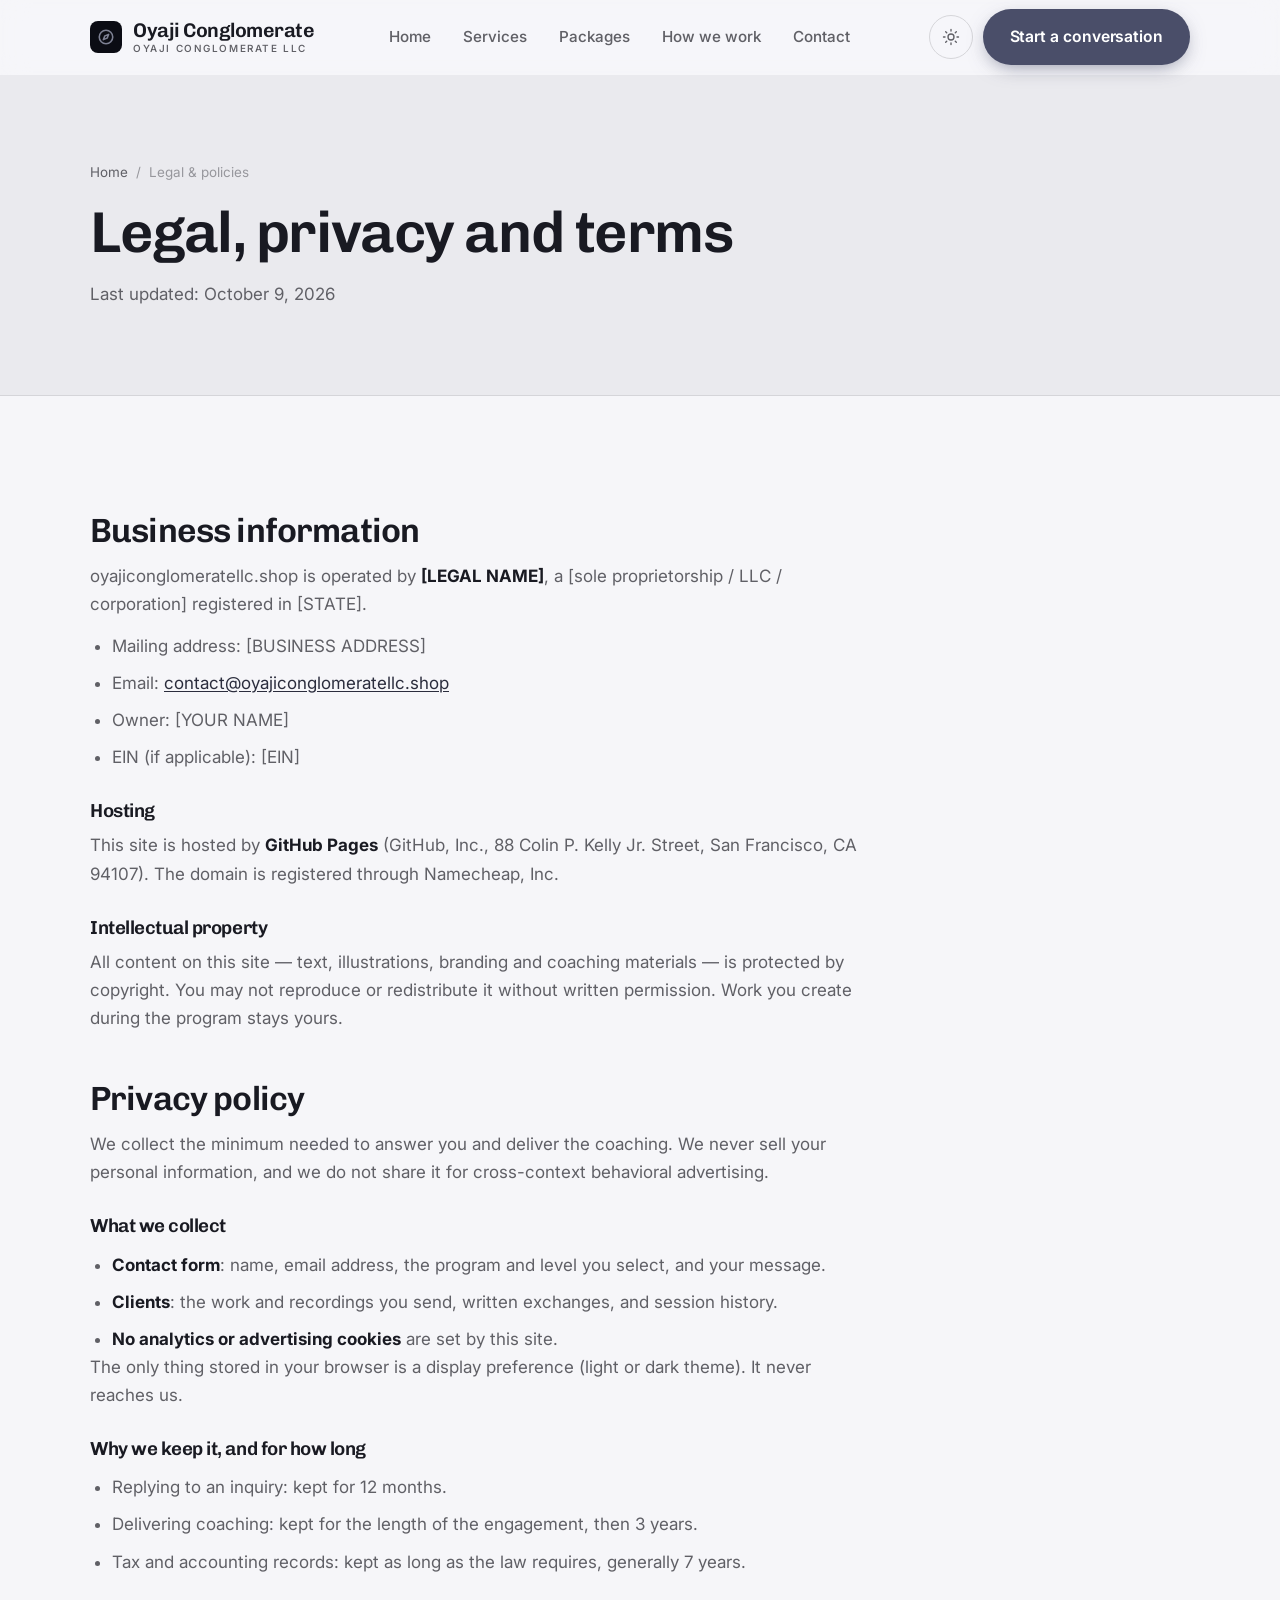
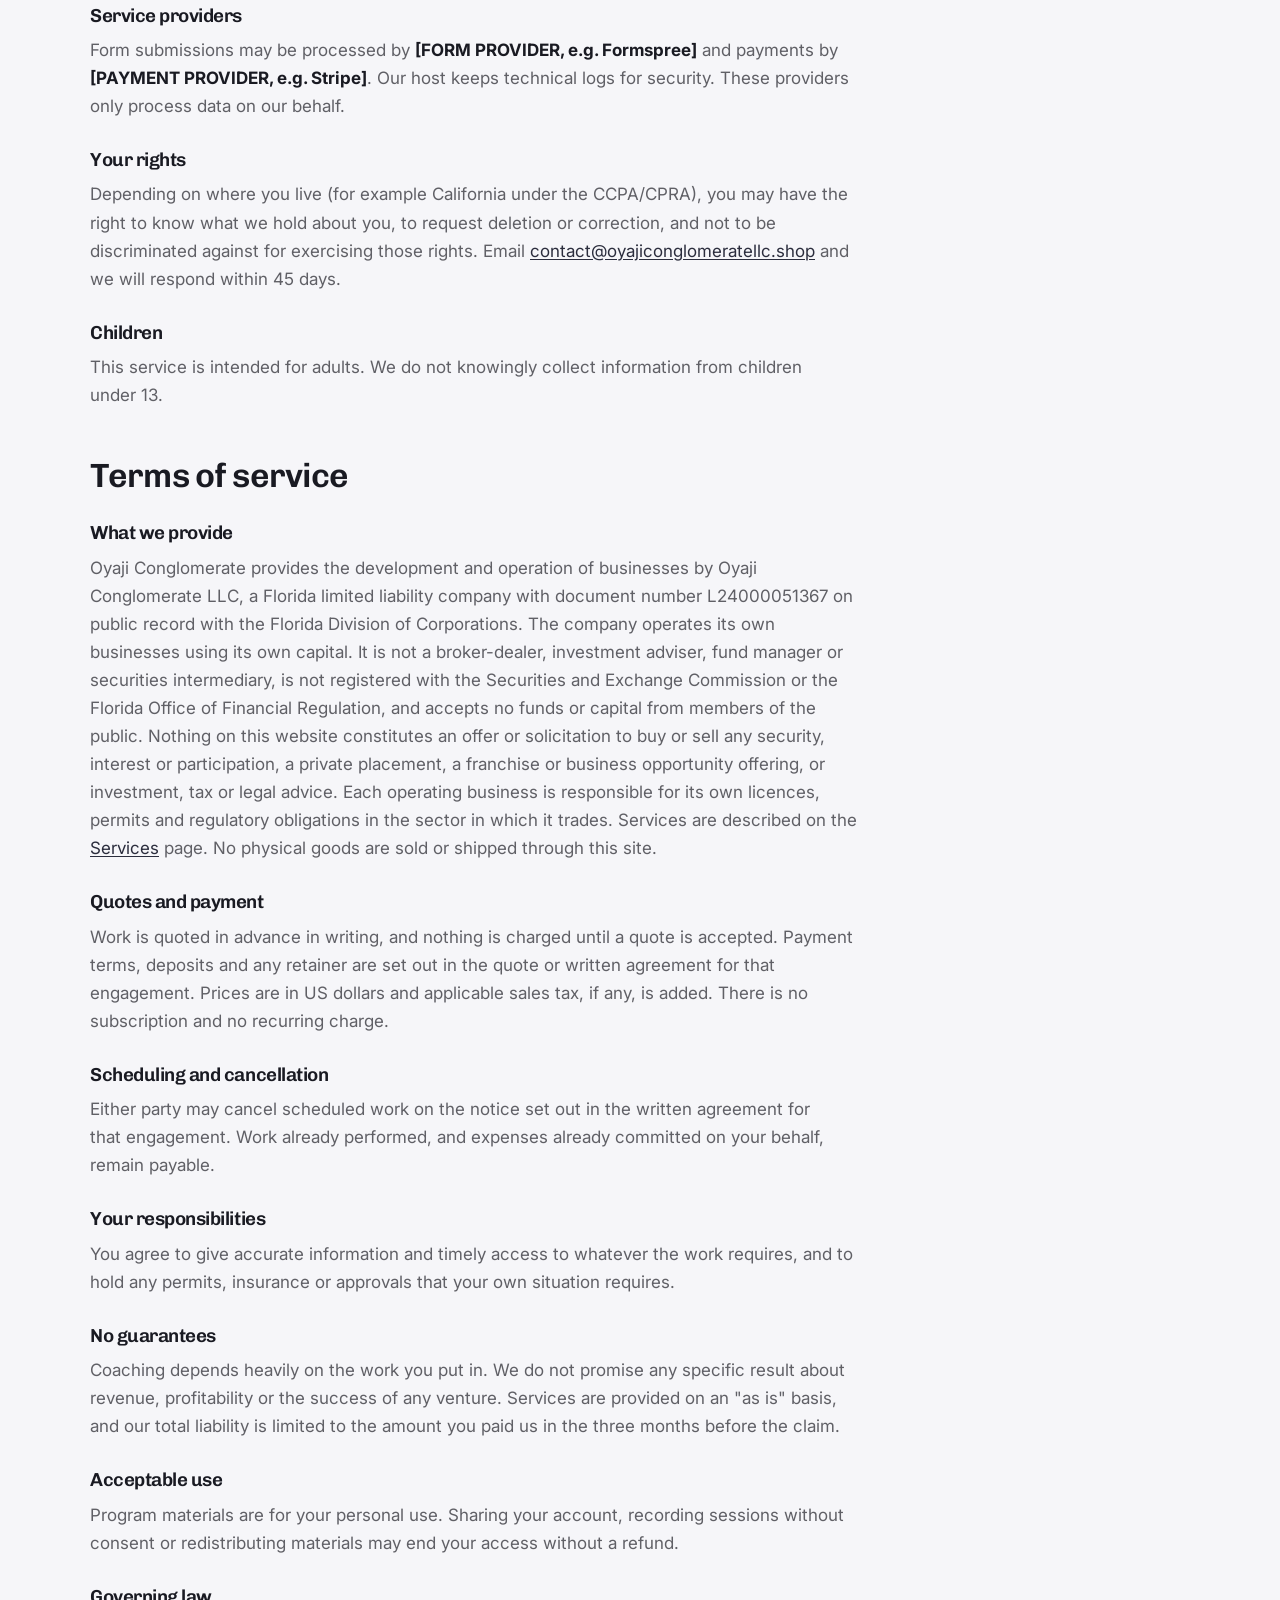
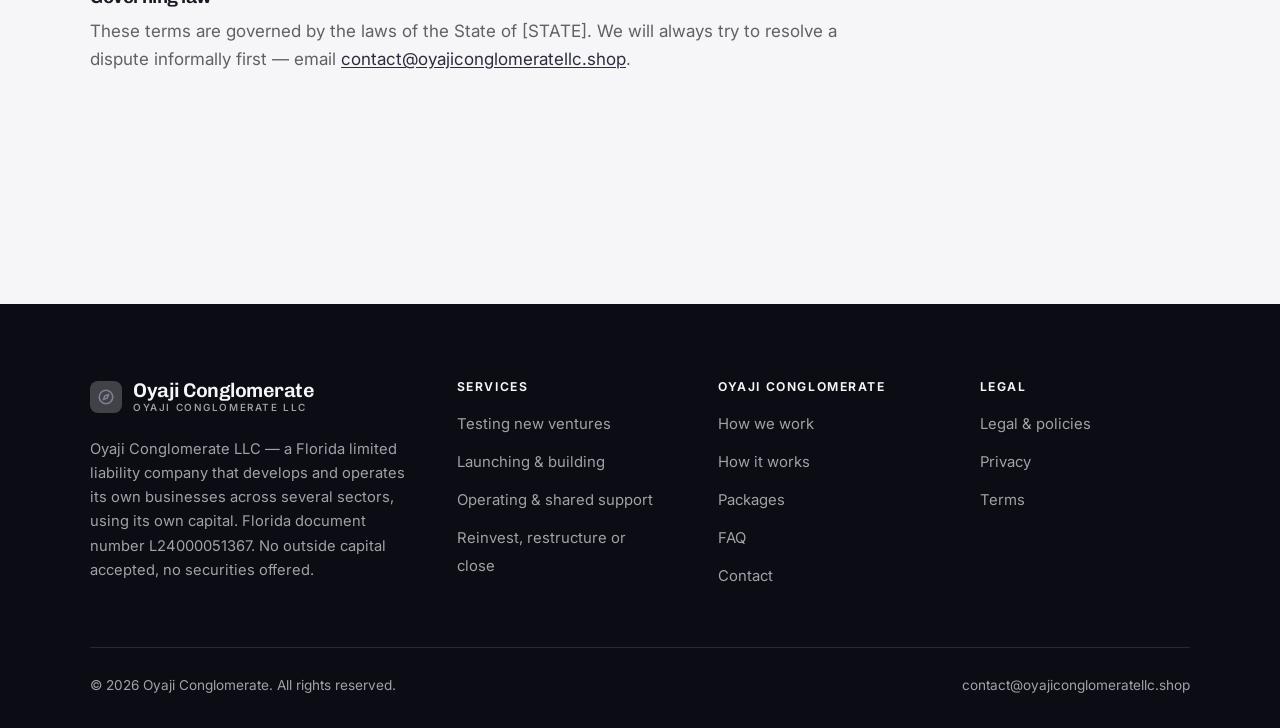
<file: legal.html>
<!DOCTYPE html>
<html lang="en" class="no-js">
<head>
<meta charset="utf-8">
<meta name="viewport" content="width=device-width, initial-scale=1">
<title>Legal, privacy and terms — Oyaji Conglomerate</title>
<meta name="description" content="Business information, privacy policy and terms of service for Oyaji Conglomerate.">
<meta name="robots" content="noindex">

<meta property="og:type" content="website">
<meta property="og:url" content="https://oyajiconglomeratellc.shop/legal.html">
<meta property="og:site_name" content="Oyaji Conglomerate">
<meta property="og:locale" content="en_US">
<meta property="og:title" content="Legal, privacy and terms — Oyaji Conglomerate">
<meta property="og:description" content="Business information, privacy policy and terms of service for Oyaji Conglomerate.">
<meta name="theme-color" content="#0b0c14">

<link rel="icon" href="assets/img/favicon.svg" type="image/svg+xml">
<link rel="preconnect" href="https://fonts.googleapis.com">
<link rel="preconnect" href="https://fonts.gstatic.com" crossorigin>
<link rel="stylesheet" href="https://fonts.googleapis.com/css2?family=Chivo:wght@400..700&family=Inter:wght@400..700&display=swap">
<link rel="stylesheet" href="assets/css/style.css">

<!-- Thème appliqué avant le premier rendu (évite le flash) -->
<script>
document.documentElement.classList.remove('no-js');
(function(){try{var t=localStorage.getItem('site-theme');if(t){document.documentElement.setAttribute('data-theme',t);}}catch(e){}})();
</script>
</head>

<body>
<a class="skip-link" href="#main">Skip to main content</a>

<header class="site-header">
  <nav class="wrap nav" aria-label="Main navigation">
    <a class="brand" href="index.html">
      <svg class="brand__mark" viewBox="0 0 64 64" aria-hidden="true">
        <rect class="bm-bg" width="64" height="64" rx="16"/>
        <g class="bm-ic" transform="translate(14 14) scale(1.5)" fill="none" stroke-width="2.1" stroke-linecap="round" stroke-linejoin="round"><circle cx="12" cy="12" r="9"/><path d="M15.5 8.5 13.5 13.5 8.5 15.5 10.5 10.5z"/></g>
      </svg>
      <span>Oyaji Conglomerate<span class="brand__sub">Oyaji Conglomerate LLC</span></span>
    </a>

    <ul class="nav__links" id="nav-links">
      <li><a href="index.html">Home</a></li>
      <li><a href="programs.html">Services</a></li>
      <li><a href="index.html#pricing">Packages</a></li>
      <li><a href="about.html">How we work</a></li>
      <li><a href="contact.html">Contact</a></li>
      <li><a class="btn btn--primary" href="contact.html">Start a conversation</a></li>
    </ul>

    <div class="nav__cta">
      <button class="theme-toggle" type="button" aria-label="Switch to dark theme">
        <svg class="icon-sun" viewBox="0 0 24 24" fill="none" stroke="currentColor" stroke-width="1.8" stroke-linecap="round" aria-hidden="true"><circle cx="12" cy="12" r="4"/><path d="M12 2v2m0 16v2M2 12h2m16 0h2M4.9 4.9l1.4 1.4m11.4 11.4 1.4 1.4M19.1 4.9l-1.4 1.4M6.3 17.7l-1.4 1.4"/></svg>
        <svg class="icon-moon" viewBox="0 0 24 24" fill="none" stroke="currentColor" stroke-width="1.8" stroke-linecap="round" stroke-linejoin="round" aria-hidden="true"><path d="M21 12.8A9 9 0 1 1 11.2 3a7 7 0 0 0 9.8 9.8z"/></svg>
      </button>
      <a class="btn btn--primary" href="contact.html">Start a conversation</a>
      <button class="nav__toggle" type="button" aria-expanded="false" aria-controls="nav-links" aria-label="Open menu">
        <svg class="icon-open" viewBox="0 0 24 24" fill="none" stroke="currentColor" stroke-width="2" stroke-linecap="round" aria-hidden="true"><path d="M3 6h18M3 12h18M3 18h18"/></svg>
        <svg class="icon-close" viewBox="0 0 24 24" fill="none" stroke="currentColor" stroke-width="2" stroke-linecap="round" aria-hidden="true"><path d="M6 6l12 12M18 6L6 18"/></svg>
      </button>
    </div>
  </nav>
</header>

<main id="main">

<section class="page-head">
  <div class="wrap">
    <nav class="breadcrumb" aria-label="Breadcrumb">
      <a href="index.html">Home</a><span>/</span><span aria-current="page">Legal &amp; policies</span>
    </nav>
    <h1>Legal, privacy and terms</h1>
    <p>Last updated: <time datetime="2026-10-09">October 9, 2026</time></p>
  </div>
</section>

<section class="section wrap">
  <div class="prose">

    <!--
      TO DO: this is a skeleton, not legal advice. Replace every [BRACKET] with
      your real details before selling, and have a lawyer review it if you can.
      Consumer protection rules differ by state.
    -->

    <h2 id="business">Business information</h2>
    <p>
      oyajiconglomeratellc.shop is operated by <strong>[LEGAL NAME]</strong>, a [sole proprietorship / LLC / corporation]
      registered in [STATE].
    </p>
    <ul>
      <li>Mailing address: [BUSINESS ADDRESS]</li>
      <li>Email: <a href="mailto:contact@oyajiconglomeratellc.shop">contact@oyajiconglomeratellc.shop</a></li>
      <li>Owner: [YOUR NAME]</li>
      <li>EIN (if applicable): [EIN]</li>
    </ul>

    <h3>Hosting</h3>
    <p>
      This site is hosted by <strong>GitHub Pages</strong> (GitHub, Inc., 88 Colin P. Kelly Jr. Street,
      San Francisco, CA 94107). The domain is registered through Namecheap, Inc.
    </p>

    <h3>Intellectual property</h3>
    <p>
      All content on this site — text, illustrations, branding and coaching materials — is protected by
      copyright. You may not reproduce or redistribute it without written permission. Work you create during
      the program stays yours.
    </p>

    <h2 id="privacy">Privacy policy</h2>
    <p>
      We collect the minimum needed to answer you and deliver the coaching. We never sell your personal
      information, and we do not share it for cross-context behavioral advertising.
    </p>
    <h3>What we collect</h3>
    <ul>
      <li><strong>Contact form</strong>: name, email address, the program and level you select, and your message.</li>
      <li><strong>Clients</strong>: the work and recordings you send, written exchanges, and session history.</li>
      <li><strong>No analytics or advertising cookies</strong> are set by this site.</li>
    </ul>
    <p>
      The only thing stored in your browser is a display preference (light or dark theme). It never reaches us.
    </p>
    <h3>Why we keep it, and for how long</h3>
    <ul>
      <li>Replying to an inquiry: kept for 12 months.</li>
      <li>Delivering coaching: kept for the length of the engagement, then 3 years.</li>
      <li>Tax and accounting records: kept as long as the law requires, generally 7 years.</li>
    </ul>
    <h3>Service providers</h3>
    <p>
      Form submissions may be processed by <strong>[FORM PROVIDER, e.g. Formspree]</strong> and payments by
      <strong>[PAYMENT PROVIDER, e.g. Stripe]</strong>. Our host keeps technical logs for security. These
      providers only process data on our behalf.
    </p>
    <h3>Your rights</h3>
    <p>
      Depending on where you live (for example California under the CCPA/CPRA), you may have the right to
      know what we hold about you, to request deletion or correction, and not to be discriminated against for
      exercising those rights. Email <a href="mailto:contact@oyajiconglomeratellc.shop">contact@oyajiconglomeratellc.shop</a> and we will respond within 45 days.
    </p>
    <h3>Children</h3>
    <p>
      This service is intended for adults. We do not knowingly collect information from children under 13.
    </p>

    <h2 id="terms">Terms of service</h2>
    <h3>What we provide</h3>
    <p>
      Oyaji Conglomerate provides the development and operation of businesses by Oyaji Conglomerate LLC, a Florida limited liability company with document number L24000051367 on public record with the Florida Division of Corporations. The company operates its own businesses using its own capital. It is not a broker-dealer, investment adviser, fund manager or securities intermediary, is not registered with the Securities and Exchange Commission or the Florida Office of Financial Regulation, and accepts no funds or capital from members of the public. Nothing on this website constitutes an offer or solicitation to buy or sell any security, interest or participation, a private placement, a franchise or business opportunity offering, or investment, tax or legal advice. Each operating business is responsible for its own licences, permits and regulatory obligations in the sector in which it trades. Services are described on the
      <a href="programs.html">Services</a> page. No physical goods are sold or shipped through this site.
    </p>
    <h3>Quotes and payment</h3>
    <p>
      Work is quoted in advance in writing, and nothing is charged until a quote is accepted. Payment terms,
      deposits and any retainer are set out in the quote or written agreement for that engagement. Prices are in
      US dollars and applicable sales tax, if any, is added. There is no subscription and no recurring charge.
    </p>
    <h3>Scheduling and cancellation</h3>
    <p>
      Either party may cancel scheduled work on the notice set out in the written agreement for that engagement.
      Work already performed, and expenses already committed on your behalf, remain payable.
    </p>
    <h3>Your responsibilities</h3>
    <p>
      You agree to give accurate information and timely access to whatever the work requires, and to hold any
      permits, insurance or approvals that your own situation requires.
    </p>

    <h3>No guarantees</h3>
    <p>
      Coaching depends heavily on the work you put in. We do not promise any specific result
      about revenue, profitability or the success of any venture. Services are provided on an "as is" basis, and our total
      liability is limited to the amount you paid us in the three months before the claim.
    </p>
    <h3>Acceptable use</h3>
    <p>
      Program materials are for your personal use. Sharing your account, recording sessions without consent
      or redistributing materials may end your access without a refund.
    </p>
    <h3>Governing law</h3>
    <p>
      These terms are governed by the laws of the State of [STATE]. We will always try to resolve a dispute
      informally first — email <a href="mailto:contact@oyajiconglomeratellc.shop">contact@oyajiconglomeratellc.shop</a>.
    </p>

  </div>
</section>

</main>

<footer class="site-footer">
  <div class="wrap">
    <div class="footer__grid">
      <div class="footer__brand">
        <a class="brand" href="index.html">
          <svg class="brand__mark" viewBox="0 0 64 64" aria-hidden="true">
        <rect class="bm-bg" width="64" height="64" rx="16"/>
        <g class="bm-ic" transform="translate(14 14) scale(1.5)" fill="none" stroke-width="2.1" stroke-linecap="round" stroke-linejoin="round"><circle cx="12" cy="12" r="9"/><path d="M15.5 8.5 13.5 13.5 8.5 15.5 10.5 10.5z"/></g>
      </svg>
          <span>Oyaji Conglomerate<span class="brand__sub">Oyaji Conglomerate LLC</span></span>
        </a>
        <p>Oyaji Conglomerate LLC — a Florida limited liability company that develops and operates its own businesses across several sectors, using its own capital. Florida document number L24000051367. No outside capital accepted, no securities offered.</p>
      </div>

      <div class="footer__col">
        <h4>Services</h4>
        <ul>
          <li><a href="programs.html#evaluate">Testing new ventures</a></li>
          <li><a href="programs.html#build">Launching &amp; building</a></li>
          <li><a href="programs.html#operate">Operating &amp; shared support</a></li>
          <li><a href="programs.html#allocate">Reinvest, restructure or close</a></li>
        </ul>
      </div>

      <div class="footer__col">
        <h4>Oyaji Conglomerate</h4>
        <ul>
          <li><a href="about.html">How we work</a></li>
          <li><a href="index.html#how-it-works">How it works</a></li>
          <li><a href="index.html#pricing">Packages</a></li>
          <li><a href="index.html#faq">FAQ</a></li>
          <li><a href="contact.html">Contact</a></li>
        </ul>
      </div>

      <div class="footer__col">
        <h4>Legal</h4>
        <ul>
          <li><a href="legal.html">Legal &amp; policies</a></li>
          <li><a href="legal.html#privacy">Privacy</a></li>
          <li><a href="legal.html#terms">Terms</a></li>
        </ul>
      </div>
    </div>

    <div class="footer__bottom">
      <p>© <span data-year>2026</span> Oyaji Conglomerate. All rights reserved.</p>
      <p><a href="mailto:contact@oyajiconglomeratellc.shop">contact@oyajiconglomeratellc.shop</a></p>
    </div>
  </div>
</footer>

<script src="assets/js/main.js" defer></script>
</body>
</html>
</file>
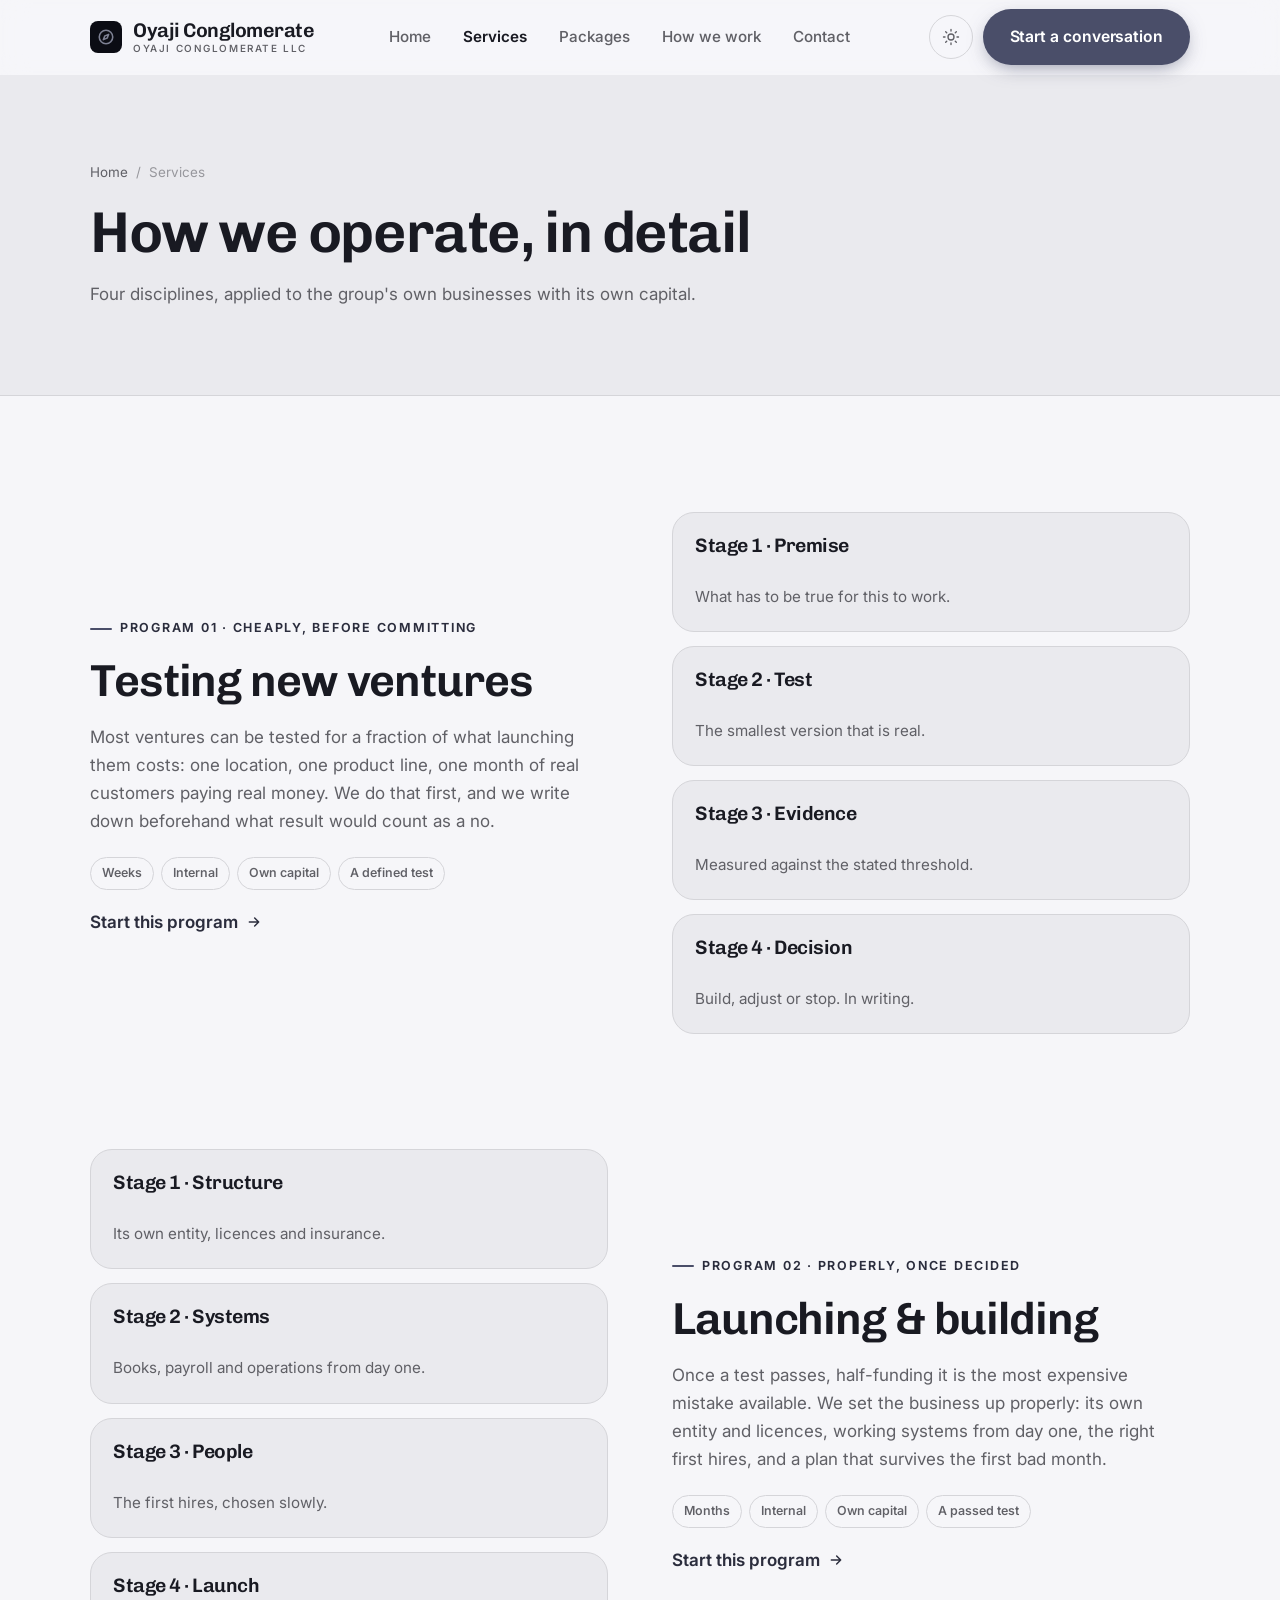
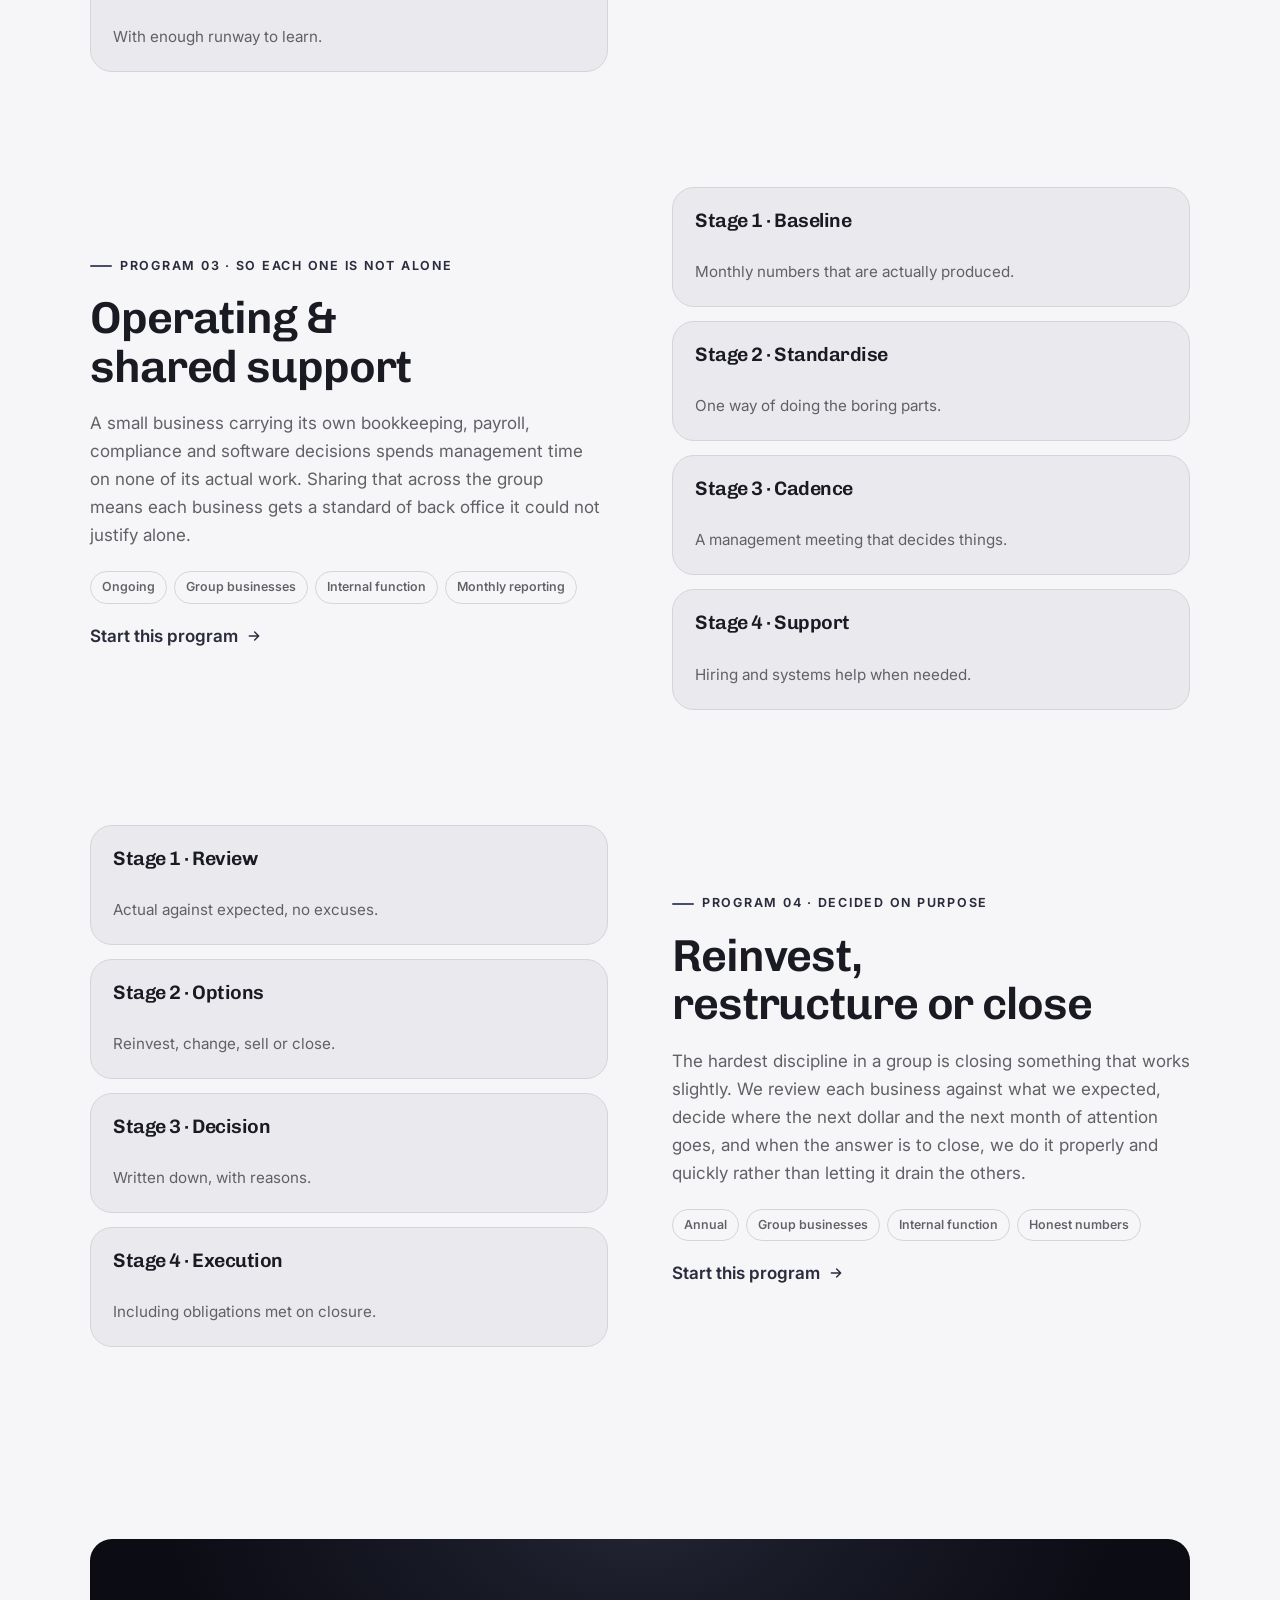
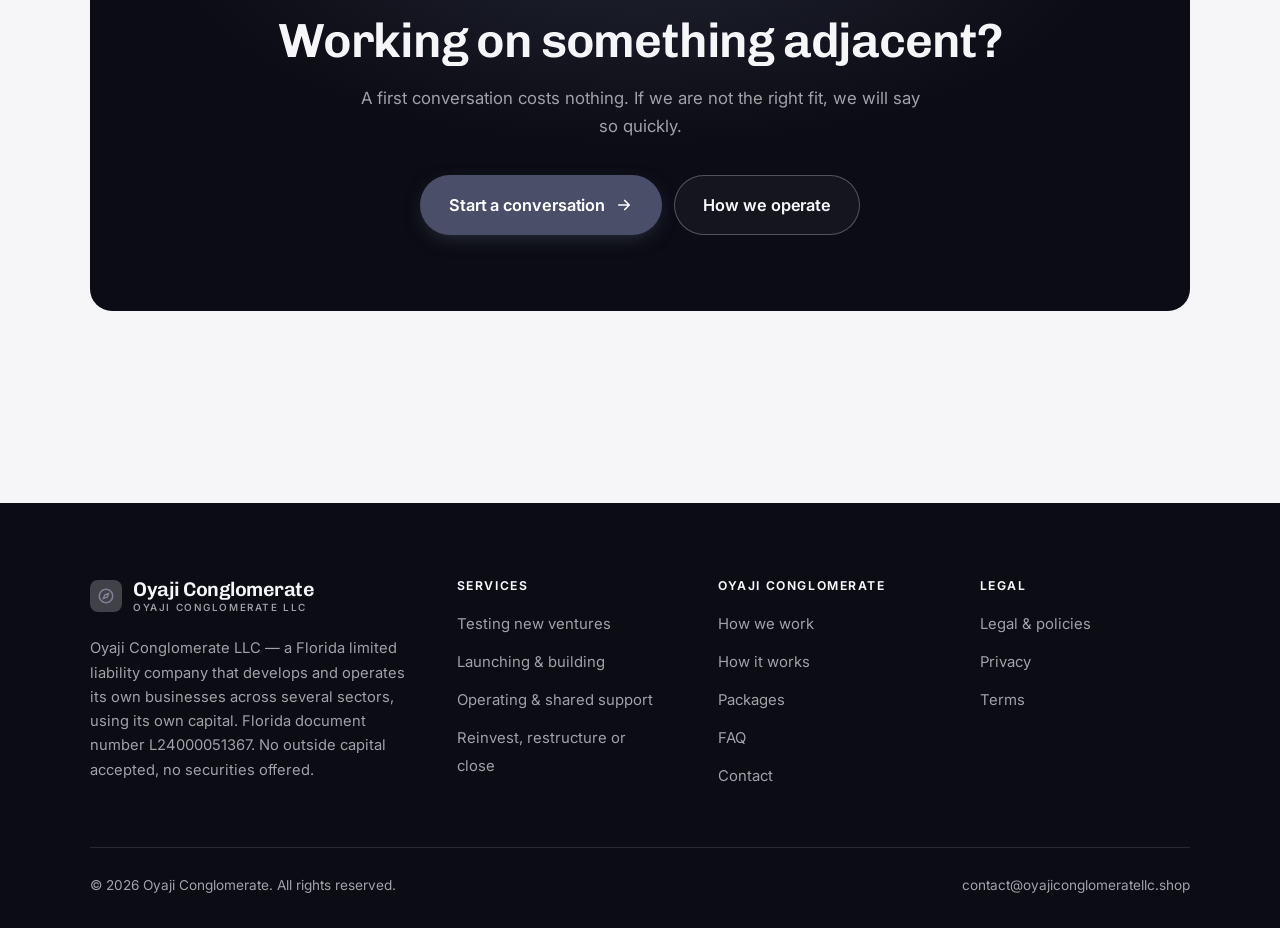
<file: programs.html>
<!DOCTYPE html>
<html lang="en" class="no-js">
<head>
<meta charset="utf-8">
<meta name="viewport" content="width=device-width, initial-scale=1">
<title>Services — Oyaji Conglomerate</title>
<meta name="description" content="What Oyaji Conglomerate LLC does: testing new ventures, launching and building, operating and shared support, and deciding where capital goes next.">
<link rel="canonical" href="https://oyajiconglomeratellc.shop/programs.html">

<meta property="og:type" content="website">
<meta property="og:url" content="https://oyajiconglomeratellc.shop/programs.html">
<meta property="og:site_name" content="Oyaji Conglomerate">
<meta property="og:locale" content="en_US">
<meta property="og:title" content="Services — Oyaji Conglomerate">
<meta property="og:description" content="What Oyaji Conglomerate LLC does: testing new ventures, launching and building, operating and shared support, and deciding where capital goes next.">
<meta name="theme-color" content="#0b0c14">

<link rel="icon" href="assets/img/favicon.svg" type="image/svg+xml">
<link rel="preconnect" href="https://fonts.googleapis.com">
<link rel="preconnect" href="https://fonts.gstatic.com" crossorigin>
<link rel="stylesheet" href="https://fonts.googleapis.com/css2?family=Chivo:wght@400..700&family=Inter:wght@400..700&display=swap">
<link rel="stylesheet" href="assets/css/style.css">

<!-- Thème appliqué avant le premier rendu (évite le flash) -->
<script>
document.documentElement.classList.remove('no-js');
(function(){try{var t=localStorage.getItem('site-theme');if(t){document.documentElement.setAttribute('data-theme',t);}}catch(e){}})();
</script>
</head>

<body>
<a class="skip-link" href="#main">Skip to main content</a>

<header class="site-header">
  <nav class="wrap nav" aria-label="Main navigation">
    <a class="brand" href="index.html">
      <svg class="brand__mark" viewBox="0 0 64 64" aria-hidden="true">
        <rect class="bm-bg" width="64" height="64" rx="16"/>
        <g class="bm-ic" transform="translate(14 14) scale(1.5)" fill="none" stroke-width="2.1" stroke-linecap="round" stroke-linejoin="round"><circle cx="12" cy="12" r="9"/><path d="M15.5 8.5 13.5 13.5 8.5 15.5 10.5 10.5z"/></g>
      </svg>
      <span>Oyaji Conglomerate<span class="brand__sub">Oyaji Conglomerate LLC</span></span>
    </a>

    <ul class="nav__links" id="nav-links">
      <li><a href="index.html">Home</a></li>
      <li><a href="programs.html" aria-current="page">Services</a></li>
      <li><a href="index.html#pricing">Packages</a></li>
      <li><a href="about.html">How we work</a></li>
      <li><a href="contact.html">Contact</a></li>
      <li><a class="btn btn--primary" href="contact.html">Start a conversation</a></li>
    </ul>

    <div class="nav__cta">
      <button class="theme-toggle" type="button" aria-label="Switch to dark theme">
        <svg class="icon-sun" viewBox="0 0 24 24" fill="none" stroke="currentColor" stroke-width="1.8" stroke-linecap="round" aria-hidden="true"><circle cx="12" cy="12" r="4"/><path d="M12 2v2m0 16v2M2 12h2m16 0h2M4.9 4.9l1.4 1.4m11.4 11.4 1.4 1.4M19.1 4.9l-1.4 1.4M6.3 17.7l-1.4 1.4"/></svg>
        <svg class="icon-moon" viewBox="0 0 24 24" fill="none" stroke="currentColor" stroke-width="1.8" stroke-linecap="round" stroke-linejoin="round" aria-hidden="true"><path d="M21 12.8A9 9 0 1 1 11.2 3a7 7 0 0 0 9.8 9.8z"/></svg>
      </button>
      <a class="btn btn--primary" href="contact.html">Start a conversation</a>
      <button class="nav__toggle" type="button" aria-expanded="false" aria-controls="nav-links" aria-label="Open menu">
        <svg class="icon-open" viewBox="0 0 24 24" fill="none" stroke="currentColor" stroke-width="2" stroke-linecap="round" aria-hidden="true"><path d="M3 6h18M3 12h18M3 18h18"/></svg>
        <svg class="icon-close" viewBox="0 0 24 24" fill="none" stroke="currentColor" stroke-width="2" stroke-linecap="round" aria-hidden="true"><path d="M6 6l12 12M18 6L6 18"/></svg>
      </button>
    </div>
  </nav>
</header>

<main id="main">

<section class="page-head">
  <div class="wrap">
    <nav class="breadcrumb" aria-label="Breadcrumb">
      <a href="index.html">Home</a><span>/</span><span aria-current="page">Services</span>
    </nav>
    <h1>How we operate, in detail</h1>
    <p>Four disciplines, applied to the group's own businesses with its own capital.</p>
  </div>
</section>

<section class="section wrap" id="evaluate">
  <div class="split reveal">
    <div>
      <span class="eyebrow">Program 01 · Cheaply, before committing</span>
      <h2>Testing new ventures</h2>
      <p>Most ventures can be tested for a fraction of what launching them costs: one location, one product line, one month of real customers paying real money. We do that first, and we write down beforehand what result would count as a no.</p>
      <ul class="tags"><li>Weeks</li><li>Internal</li><li>Own capital</li><li>A defined test</li></ul>
      <p><a class="arrow-link" href="contact.html">Start this program <svg viewBox="0 0 24 24" fill="none" stroke="currentColor" stroke-width="2.2" stroke-linecap="round" stroke-linejoin="round" aria-hidden="true"><path d="M5 12h14M13 6l6 6-6 6"/></svg></a></p>
    </div>
    <div class="grid grid--2 grid--tight">
      <article class="card card--sm">
        <h3>Stage 1 · Premise</h3>
        <p>What has to be true for this to work.</p>
      </article>
      <article class="card card--sm">
        <h3>Stage 2 · Test</h3>
        <p>The smallest version that is real.</p>
      </article>
      <article class="card card--sm">
        <h3>Stage 3 · Evidence</h3>
        <p>Measured against the stated threshold.</p>
      </article>
      <article class="card card--sm">
        <h3>Stage 4 · Decision</h3>
        <p>Build, adjust or stop. In writing.</p>
      </article>
    </div>
  </div>
</section>

<section class="section section--flush wrap" id="build">
  <div class="split reveal">
    <div class="grid grid--2 grid--tight">
      <article class="card card--sm">
        <h3>Stage 1 · Structure</h3>
        <p>Its own entity, licences and insurance.</p>
      </article>
      <article class="card card--sm">
        <h3>Stage 2 · Systems</h3>
        <p>Books, payroll and operations from day one.</p>
      </article>
      <article class="card card--sm">
        <h3>Stage 3 · People</h3>
        <p>The first hires, chosen slowly.</p>
      </article>
      <article class="card card--sm">
        <h3>Stage 4 · Launch</h3>
        <p>With enough runway to learn.</p>
      </article>
    </div>
    <div>
      <span class="eyebrow">Program 02 · Properly, once decided</span>
      <h2>Launching &amp; building</h2>
      <p>Once a test passes, half-funding it is the most expensive mistake available. We set the business up properly: its own entity and licences, working systems from day one, the right first hires, and a plan that survives the first bad month.</p>
      <ul class="tags"><li>Months</li><li>Internal</li><li>Own capital</li><li>A passed test</li></ul>
      <p><a class="arrow-link" href="contact.html">Start this program <svg viewBox="0 0 24 24" fill="none" stroke="currentColor" stroke-width="2.2" stroke-linecap="round" stroke-linejoin="round" aria-hidden="true"><path d="M5 12h14M13 6l6 6-6 6"/></svg></a></p>
    </div>
  </div>
</section>

<section class="section section--flush wrap" id="operate">
  <div class="split reveal">
    <div>
      <span class="eyebrow">Program 03 · So each one is not alone</span>
      <h2>Operating &amp; shared support</h2>
      <p>A small business carrying its own bookkeeping, payroll, compliance and software decisions spends management time on none of its actual work. Sharing that across the group means each business gets a standard of back office it could not justify alone.</p>
      <ul class="tags"><li>Ongoing</li><li>Group businesses</li><li>Internal function</li><li>Monthly reporting</li></ul>
      <p><a class="arrow-link" href="contact.html">Start this program <svg viewBox="0 0 24 24" fill="none" stroke="currentColor" stroke-width="2.2" stroke-linecap="round" stroke-linejoin="round" aria-hidden="true"><path d="M5 12h14M13 6l6 6-6 6"/></svg></a></p>
    </div>
    <div class="grid grid--2 grid--tight">
      <article class="card card--sm">
        <h3>Stage 1 · Baseline</h3>
        <p>Monthly numbers that are actually produced.</p>
      </article>
      <article class="card card--sm">
        <h3>Stage 2 · Standardise</h3>
        <p>One way of doing the boring parts.</p>
      </article>
      <article class="card card--sm">
        <h3>Stage 3 · Cadence</h3>
        <p>A management meeting that decides things.</p>
      </article>
      <article class="card card--sm">
        <h3>Stage 4 · Support</h3>
        <p>Hiring and systems help when needed.</p>
      </article>
    </div>
  </div>
</section>

<section class="section section--flush wrap" id="allocate">
  <div class="split reveal">
    <div class="grid grid--2 grid--tight">
      <article class="card card--sm">
        <h3>Stage 1 · Review</h3>
        <p>Actual against expected, no excuses.</p>
      </article>
      <article class="card card--sm">
        <h3>Stage 2 · Options</h3>
        <p>Reinvest, change, sell or close.</p>
      </article>
      <article class="card card--sm">
        <h3>Stage 3 · Decision</h3>
        <p>Written down, with reasons.</p>
      </article>
      <article class="card card--sm">
        <h3>Stage 4 · Execution</h3>
        <p>Including obligations met on closure.</p>
      </article>
    </div>
    <div>
      <span class="eyebrow">Program 04 · Decided on purpose</span>
      <h2>Reinvest, restructure or close</h2>
      <p>The hardest discipline in a group is closing something that works slightly. We review each business against what we expected, decide where the next dollar and the next month of attention goes, and when the answer is to close, we do it properly and quickly rather than letting it drain the others.</p>
      <ul class="tags"><li>Annual</li><li>Group businesses</li><li>Internal function</li><li>Honest numbers</li></ul>
      <p><a class="arrow-link" href="contact.html">Start this program <svg viewBox="0 0 24 24" fill="none" stroke="currentColor" stroke-width="2.2" stroke-linecap="round" stroke-linejoin="round" aria-hidden="true"><path d="M5 12h14M13 6l6 6-6 6"/></svg></a></p>
    </div>
  </div>
</section>

<section class="wrap section--tight">
  <div class="cta-band reveal">
    <h2>Working on something adjacent?</h2>
    <p>A first conversation costs nothing. If we are not the right fit, we will say so quickly.</p>
    <div class="hero__actions">
      <a class="btn btn--primary btn--lg" href="contact.html">Start a conversation <svg viewBox="0 0 24 24" fill="none" stroke="currentColor" stroke-width="2.2" stroke-linecap="round" stroke-linejoin="round" aria-hidden="true"><path d="M5 12h14M13 6l6 6-6 6"/></svg></a>
      <a class="btn btn--on-dark btn--lg" href="programs.html">How we operate</a>
    </div>
  </div>
</section>

</main>

<footer class="site-footer">
  <div class="wrap">
    <div class="footer__grid">
      <div class="footer__brand">
        <a class="brand" href="index.html">
          <svg class="brand__mark" viewBox="0 0 64 64" aria-hidden="true">
        <rect class="bm-bg" width="64" height="64" rx="16"/>
        <g class="bm-ic" transform="translate(14 14) scale(1.5)" fill="none" stroke-width="2.1" stroke-linecap="round" stroke-linejoin="round"><circle cx="12" cy="12" r="9"/><path d="M15.5 8.5 13.5 13.5 8.5 15.5 10.5 10.5z"/></g>
      </svg>
          <span>Oyaji Conglomerate<span class="brand__sub">Oyaji Conglomerate LLC</span></span>
        </a>
        <p>Oyaji Conglomerate LLC — a Florida limited liability company that develops and operates its own businesses across several sectors, using its own capital. Florida document number L24000051367. No outside capital accepted, no securities offered.</p>
      </div>

      <div class="footer__col">
        <h4>Services</h4>
        <ul>
          <li><a href="programs.html#evaluate">Testing new ventures</a></li>
          <li><a href="programs.html#build">Launching &amp; building</a></li>
          <li><a href="programs.html#operate">Operating &amp; shared support</a></li>
          <li><a href="programs.html#allocate">Reinvest, restructure or close</a></li>
        </ul>
      </div>

      <div class="footer__col">
        <h4>Oyaji Conglomerate</h4>
        <ul>
          <li><a href="about.html">How we work</a></li>
          <li><a href="index.html#how-it-works">How it works</a></li>
          <li><a href="index.html#pricing">Packages</a></li>
          <li><a href="index.html#faq">FAQ</a></li>
          <li><a href="contact.html">Contact</a></li>
        </ul>
      </div>

      <div class="footer__col">
        <h4>Legal</h4>
        <ul>
          <li><a href="legal.html">Legal &amp; policies</a></li>
          <li><a href="legal.html#privacy">Privacy</a></li>
          <li><a href="legal.html#terms">Terms</a></li>
        </ul>
      </div>
    </div>

    <div class="footer__bottom">
      <p>© <span data-year>2026</span> Oyaji Conglomerate. All rights reserved.</p>
      <p><a href="mailto:contact@oyajiconglomeratellc.shop">contact@oyajiconglomeratellc.shop</a></p>
    </div>
  </div>
</footer>

<script src="assets/js/main.js" defer></script>
</body>
</html>
</file>
<file: assets/css/style.css>
/* Oyaji Conglomerate — couleurs et polices de la marque.
   Modifier ces valeurs suffit à changer l'identité visuelle de tout le site. */
:root {
  --c-accent:    #4a4e69;
  --c-on-accent: #ffffff;
  --c-ink:       #0b0c14;
  --c-paper:     #f6f6f9;

  --accent-ink-light: color-mix(in srgb, var(--c-accent) 58%, black);
  --accent-on-dark:   color-mix(in srgb, var(--c-accent) 72%, white);

  --font-display: "Chivo", system-ui, -apple-system, "Segoe UI", sans-serif;
  --font-body: "Inter", system-ui, -apple-system, "Segoe UI", sans-serif;
  --display-weight: 600;
  --display-tracking: -.025em;
}

/* ==========================================================================
   Feuille de style commune aux sites de coaching
   Les couleurs de marque (--c-accent, --c-on-accent, --c-ink, --c-paper) et
   les polices sont définies juste au-dessus, par site. Tout le reste en dérive.
   ========================================================================== */

/* --------------------------------------------------------------------------
   1. Tokens dérivés
   -------------------------------------------------------------------------- */

:root {
  /* Thème clair */
  --paper:      var(--c-paper);
  --paper-2:    color-mix(in srgb, var(--c-paper) 95%, var(--c-ink));
  --paper-3:    color-mix(in srgb, var(--c-paper) 89%, var(--c-ink));
  --line:       color-mix(in srgb, var(--c-paper) 86%, var(--c-ink));
  --text:       color-mix(in srgb, var(--c-ink) 94%, var(--c-paper));
  --muted:      color-mix(in srgb, var(--c-ink) 64%, var(--c-paper));
  --accent:     var(--c-accent);
  --accent-600: color-mix(in srgb, var(--c-accent) 86%, black);
  --accent-ink: var(--accent-ink-light);
  --on-accent:  var(--c-on-accent);
  --ink:        var(--c-ink);
  --ink-soft:   color-mix(in srgb, var(--c-ink) 90%, white);
  --on-ink:     var(--c-paper);
  --on-ink-mut: color-mix(in srgb, var(--c-paper) 64%, var(--c-ink));
  --brand-bg:   var(--c-ink);

  /* Rayons */
  --r-sm: 8px;
  --r-md: 14px;
  --r-lg: 22px;
  --r-full: 999px;

  /* Ombres */
  --sh-1: 0 1px 2px rgba(0, 0, 0, .05), 0 2px 8px rgba(0, 0, 0, .04);
  --sh-2: 0 2px 4px rgba(0, 0, 0, .05), 0 12px 32px rgba(0, 0, 0, .09);
  --sh-3: 0 4px 8px rgba(0, 0, 0, .06), 0 24px 56px rgba(0, 0, 0, .14);

  /* Rythme */
  --gutter: clamp(16px, 4vw, 40px);
  --maxw: 1180px;
  --section-y: clamp(64px, 9vw, 124px);

  --ease: cubic-bezier(.22, .61, .36, 1);
}

/* Thème sombre — suit le système, sauf si l'utilisateur a choisi « clair » */
@media (prefers-color-scheme: dark) {
  :root:not([data-theme="light"]) {
    --paper:      var(--c-ink);
    --paper-2:    color-mix(in srgb, var(--c-ink) 92%, white);
    --paper-3:    color-mix(in srgb, var(--c-ink) 86%, white);
    --line:       color-mix(in srgb, var(--c-ink) 80%, white);
    --text:       color-mix(in srgb, var(--c-paper) 94%, var(--c-ink));
    --muted:      color-mix(in srgb, var(--c-paper) 66%, var(--c-ink));
    --accent-ink: var(--accent-on-dark);
    --ink:        color-mix(in srgb, var(--c-ink) 72%, black);
    --brand-bg:   color-mix(in srgb, var(--c-ink) 80%, white);
    --sh-1: 0 1px 2px rgba(0, 0, 0, .4), 0 2px 8px rgba(0, 0, 0, .3);
    --sh-2: 0 2px 4px rgba(0, 0, 0, .4), 0 12px 32px rgba(0, 0, 0, .45);
    --sh-3: 0 4px 8px rgba(0, 0, 0, .45), 0 24px 56px rgba(0, 0, 0, .55);
  }
}

/* Thème sombre — choix explicite */
:root[data-theme="dark"] {
  --paper:      var(--c-ink);
  --paper-2:    color-mix(in srgb, var(--c-ink) 92%, white);
  --paper-3:    color-mix(in srgb, var(--c-ink) 86%, white);
  --line:       color-mix(in srgb, var(--c-ink) 80%, white);
  --text:       color-mix(in srgb, var(--c-paper) 94%, var(--c-ink));
  --muted:      color-mix(in srgb, var(--c-paper) 66%, var(--c-ink));
  --accent-ink: var(--accent-on-dark);
  --ink:        color-mix(in srgb, var(--c-ink) 72%, black);
  --brand-bg:   color-mix(in srgb, var(--c-ink) 80%, white);
  --sh-1: 0 1px 2px rgba(0, 0, 0, .4), 0 2px 8px rgba(0, 0, 0, .3);
  --sh-2: 0 2px 4px rgba(0, 0, 0, .4), 0 12px 32px rgba(0, 0, 0, .45);
  --sh-3: 0 4px 8px rgba(0, 0, 0, .45), 0 24px 56px rgba(0, 0, 0, .55);
}

/* --------------------------------------------------------------------------
   2. Reset / base
   -------------------------------------------------------------------------- */

*, *::before, *::after { box-sizing: border-box; }

* { margin: 0; }

html {
  -webkit-text-size-adjust: 100%;
  scroll-behavior: smooth;
  scroll-padding-top: 88px;
}

body {
  background: var(--paper);
  color: var(--text);
  font-family: var(--font-body);
  font-size: 17px;
  line-height: 1.65;
  -webkit-font-smoothing: antialiased;
  text-rendering: optimizeLegibility;
  overflow-x: hidden;
}

img, svg, video { display: block; max-width: 100%; height: auto; }

a { color: inherit; text-decoration: none; }

button, input, textarea, select { font: inherit; color: inherit; }

h1, h2, h3, h4 {
  font-family: var(--font-display);
  font-weight: var(--display-weight);
  line-height: 1.08;
  letter-spacing: var(--display-tracking);
  text-wrap: balance;
}

p { text-wrap: pretty; }

:focus-visible {
  outline: 3px solid var(--accent);
  outline-offset: 3px;
  border-radius: 4px;
}

::selection { background: var(--accent); color: var(--on-accent); }

/* --------------------------------------------------------------------------
   3. Utilitaires de mise en page
   -------------------------------------------------------------------------- */

.wrap {
  width: 100%;
  max-width: var(--maxw);
  margin-inline: auto;
  padding-inline: var(--gutter);
}

.section { padding-block: var(--section-y); }
.section--flush { padding-top: 0; }
.section--tight { padding-block: clamp(48px, 6vw, 80px); }

.skip-link {
  position: absolute;
  left: 12px;
  top: -100px;
  z-index: 200;
  background: var(--accent);
  color: var(--on-accent);
  padding: 12px 20px;
  border-radius: var(--r-sm);
  font-weight: 600;
  transition: top .2s var(--ease);
}
.skip-link:focus { top: 12px; }

.eyebrow {
  display: inline-flex;
  align-items: center;
  gap: 8px;
  font-size: .78rem;
  font-weight: 650;
  letter-spacing: .14em;
  text-transform: uppercase;
  color: var(--accent-ink);
  margin-bottom: 18px;
}
.eyebrow::before {
  content: "";
  width: 22px;
  height: 2px;
  background: var(--accent);
  border-radius: 2px;
}

.section-head { max-width: 62ch; margin-bottom: clamp(36px, 5vw, 60px); }
.section-head h2 { font-size: clamp(2rem, 4.4vw, 3.1rem); }
.section-head p {
  margin-top: 18px;
  color: var(--muted);
  font-size: clamp(1rem, 1.6vw, 1.12rem);
  max-width: 58ch;
}

.section-head--center { margin-inline: auto; text-align: center; }
.section-head--center .eyebrow { justify-content: center; }
.section-head--center p { margin-inline: auto; }

/* --------------------------------------------------------------------------
   4. Boutons
   -------------------------------------------------------------------------- */

.btn {
  display: inline-flex;
  align-items: center;
  justify-content: center;
  gap: 10px;
  padding: 14px 26px;
  border: 1px solid transparent;
  border-radius: var(--r-full);
  font-weight: 620;
  font-size: .98rem;
  letter-spacing: -.005em;
  cursor: pointer;
  white-space: nowrap;
  transition: transform .18s var(--ease), background-color .18s var(--ease),
              border-color .18s var(--ease), box-shadow .18s var(--ease), color .18s var(--ease);
}
.btn:hover { transform: translateY(-2px); }
.btn:active { transform: translateY(0); }

.btn--primary {
  background: var(--accent);
  color: var(--on-accent);
  box-shadow: 0 6px 20px -6px color-mix(in srgb, var(--c-accent) 65%, transparent);
}
.btn--primary:hover {
  background: var(--accent-600);
  box-shadow: 0 12px 28px -8px color-mix(in srgb, var(--c-accent) 70%, transparent);
}

.btn--ghost {
  border-color: var(--line);
  background: transparent;
  color: var(--text);
}
.btn--ghost:hover { border-color: var(--accent); color: var(--accent-ink); }

.btn--on-dark {
  border-color: color-mix(in srgb, var(--c-paper) 28%, transparent);
  color: var(--on-ink);
  background: color-mix(in srgb, var(--c-paper) 4%, transparent);
}
.btn--on-dark:hover {
  border-color: color-mix(in srgb, var(--c-paper) 60%, transparent);
  background: color-mix(in srgb, var(--c-paper) 10%, transparent);
}

.btn--lg { padding: 16px 28px; font-size: 1.02rem; }
.btn--block { width: 100%; }

.btn svg { width: 18px; height: 18px; flex: none; }

@media (max-width: 420px) {
  .btn--lg { padding: 15px 22px; font-size: 1rem; white-space: normal; text-align: center; }
}

/* Lien fléché */
.arrow-link {
  display: inline-flex;
  align-items: center;
  gap: 8px;
  font-weight: 620;
  color: var(--accent-ink);
}
.arrow-link svg { width: 16px; height: 16px; transition: transform .18s var(--ease); }
.arrow-link:hover svg { transform: translateX(4px); }

/* --------------------------------------------------------------------------
   5. En-tête / navigation
   -------------------------------------------------------------------------- */

.site-header {
  position: sticky;
  top: 0;
  z-index: 100;
  background: color-mix(in srgb, var(--paper) 82%, transparent);
  backdrop-filter: saturate(180%) blur(14px);
  -webkit-backdrop-filter: saturate(180%) blur(14px);
  border-bottom: 1px solid transparent;
  transition: border-color .25s var(--ease), background-color .25s var(--ease);
}
.site-header.is-stuck {
  border-bottom-color: var(--line);
  background: color-mix(in srgb, var(--paper) 94%, transparent);
}

.nav {
  display: flex;
  align-items: center;
  justify-content: space-between;
  gap: 24px;
  height: 74px;
}

.brand {
  display: inline-flex;
  align-items: center;
  gap: 11px;
  font-family: var(--font-display);
  font-weight: var(--display-weight);
  font-size: 1.24rem;
  letter-spacing: var(--display-tracking);
  flex: none;
  line-height: 1.1;
}
.brand__mark { width: 32px; height: 32px; flex: none; }
.brand__mark .bm-bg { fill: var(--brand-bg); }
.brand__mark .bm-ic { stroke: var(--accent-on-dark); color: var(--accent-on-dark); }
.brand__sub {
  display: block;
  font-family: var(--font-body);
  font-size: .62rem;
  font-weight: 550;
  letter-spacing: .16em;
  text-transform: uppercase;
  color: var(--muted);
  margin-top: 1px;
}

.nav__links {
  display: flex;
  align-items: center;
  gap: 4px;
  list-style: none;
  padding: 0;
}
.nav__links a {
  display: block;
  padding: 9px 14px;
  border-radius: var(--r-full);
  font-size: .95rem;
  font-weight: 520;
  color: var(--muted);
  transition: color .16s var(--ease), background-color .16s var(--ease);
}
.nav__links a:hover { color: var(--text); background: var(--paper-2); }
.nav__links a[aria-current="page"] { color: var(--text); font-weight: 620; }
.nav__links .btn { display: none; }

.nav__cta { display: flex; align-items: center; gap: 10px; flex: none; }

.nav__toggle {
  display: none;
  width: 44px;
  height: 44px;
  align-items: center;
  justify-content: center;
  background: transparent;
  border: 1px solid var(--line);
  border-radius: var(--r-full);
  cursor: pointer;
}
.nav__toggle svg { width: 20px; height: 20px; }
.nav__toggle .icon-close { display: none; }
.nav__toggle[aria-expanded="true"] .icon-open { display: none; }
.nav__toggle[aria-expanded="true"] .icon-close { display: block; }

@media (max-width: 900px) {
  .nav__links, .nav__cta .btn { display: none; }
  .nav__toggle { display: inline-flex; }

  .nav__links {
    position: fixed;
    inset: 74px 0 auto;
    flex-direction: column;
    align-items: stretch;
    gap: 2px;
    padding: 20px var(--gutter) 32px;
    background: var(--paper);
    border-bottom: 1px solid var(--line);
    box-shadow: var(--sh-2);
  }
  .nav__links.is-open { display: flex; }
  .nav__links a { padding: 14px 4px; font-size: 1.1rem; border-radius: var(--r-sm); }
  .nav__links a.btn { display: inline-flex; margin-top: 14px; padding: 14px 26px; color: var(--on-accent); }
}

@media (max-width: 380px) {
  .brand__sub { display: none; }
}

/* Bouton de thème */
.theme-toggle {
  width: 44px;
  height: 44px;
  display: inline-flex;
  align-items: center;
  justify-content: center;
  background: transparent;
  border: 1px solid var(--line);
  border-radius: var(--r-full);
  cursor: pointer;
  color: var(--muted);
  transition: color .16s var(--ease), border-color .16s var(--ease);
}
.theme-toggle:hover { color: var(--text); border-color: var(--accent); }
.theme-toggle svg { width: 18px; height: 18px; }
.theme-toggle .icon-moon { display: none; }
:root[data-theme="dark"] .theme-toggle .icon-sun { display: none; }
:root[data-theme="dark"] .theme-toggle .icon-moon { display: block; }
@media (prefers-color-scheme: dark) {
  :root:not([data-theme="light"]) .theme-toggle .icon-sun { display: none; }
  :root:not([data-theme="light"]) .theme-toggle .icon-moon { display: block; }
}

/* --------------------------------------------------------------------------
   6. Hero
   -------------------------------------------------------------------------- */

.hero {
  position: relative;
  background: var(--ink);
  color: var(--on-ink);
  overflow: hidden;
  isolation: isolate;
}

/* Halo de couleur + grain léger */
.hero::before {
  content: "";
  position: absolute;
  inset: -30% -10% auto;
  height: 130%;
  background:
    radial-gradient(60% 55% at 78% 18%, color-mix(in srgb, var(--c-accent) 34%, transparent), transparent 62%),
    radial-gradient(48% 44% at 12% 88%, color-mix(in srgb, var(--c-accent) 16%, transparent), transparent 66%);
  z-index: -2;
  pointer-events: none;
}
.hero::after {
  content: "";
  position: absolute;
  inset: 0;
  background-image: url("data:image/svg+xml,%3Csvg xmlns='http://www.w3.org/2000/svg' width='160' height='160'%3E%3Cfilter id='n'%3E%3CfeTurbulence type='fractalNoise' baseFrequency='.85' numOctaves='3'/%3E%3C/filter%3E%3Crect width='160' height='160' filter='url(%23n)' opacity='.28'/%3E%3C/svg%3E");
  opacity: .45;
  mix-blend-mode: overlay;
  z-index: -1;
  pointer-events: none;
}

.hero__inner {
  display: grid;
  grid-template-columns: minmax(0, 1.05fr) minmax(0, .95fr);
  align-items: center;
  gap: clamp(32px, 5vw, 72px);
  padding-block: clamp(56px, 8vw, 110px);
}

.hero h1 {
  font-size: clamp(2.5rem, 6vw, 4.6rem);
  letter-spacing: calc(var(--display-tracking) * 1.4);
}
.hero h1 em {
  font-style: normal;
  color: var(--accent-on-dark);
  text-decoration: underline;
  text-decoration-color: color-mix(in srgb, var(--c-accent) 45%, transparent);
  text-decoration-thickness: .1em;
  text-underline-offset: .14em;
  text-decoration-skip-ink: none;
}

.hero__lede {
  margin-top: 22px;
  font-size: clamp(1.04rem, 1.9vw, 1.2rem);
  color: var(--on-ink-mut);
  max-width: 50ch;
}

.hero__actions {
  display: flex;
  flex-wrap: wrap;
  gap: 12px;
  margin-top: 34px;
}

.hero__eyebrow { color: var(--accent-on-dark); }
.hero__eyebrow::before { background: var(--accent-on-dark); }

/* Faits sur l'offre */
.hero__proof {
  display: grid;
  grid-template-columns: repeat(4, minmax(0, 1fr));
  gap: clamp(18px, 3vw, 32px);
  margin-top: 44px;
  padding: 26px 0 0;
  border-top: 1px solid color-mix(in srgb, var(--c-paper) 14%, transparent);
  list-style: none;
}
.stat__num {
  display: block;
  font-family: var(--font-display);
  font-size: clamp(1.5rem, 2.6vw, 2.05rem);
  font-weight: var(--display-weight);
  line-height: 1;
  letter-spacing: var(--display-tracking);
  white-space: nowrap;
}
.stat__label {
  display: block;
  margin-top: 7px;
  font-size: .82rem;
  line-height: 1.4;
  color: var(--on-ink-mut);
}

.hero__art svg { width: 100%; height: auto; border-radius: var(--r-lg); box-shadow: var(--sh-3); }

@media (max-width: 880px) {
  .hero__inner { grid-template-columns: 1fr; }
  .hero__art { order: -1; max-width: 560px; }
}
@media (max-width: 540px) {
  .hero__proof { grid-template-columns: repeat(2, minmax(0, 1fr)); }
}

/* --------------------------------------------------------------------------
   7. Bandeau défilant
   -------------------------------------------------------------------------- */

.marquee {
  background: var(--ink-soft);
  color: var(--on-ink-mut);
  border-top: 1px solid color-mix(in srgb, var(--c-paper) 8%, transparent);
  padding-block: 18px;
  overflow: hidden;
  white-space: nowrap;
  mask-image: linear-gradient(90deg, transparent, #000 8%, #000 92%, transparent);
  -webkit-mask-image: linear-gradient(90deg, transparent, #000 8%, #000 92%, transparent);
}
.marquee__track {
  display: inline-flex;
  gap: 42px;
  align-items: center;
  animation: marquee 38s linear infinite;
  font-size: .86rem;
  letter-spacing: .12em;
  text-transform: uppercase;
  font-weight: 560;
}
.marquee__track span { display: inline-flex; align-items: center; gap: 42px; }
.marquee__track span::after {
  content: "";
  width: 5px; height: 5px;
  border-radius: 50%;
  background: var(--accent);
  opacity: .8;
}
@keyframes marquee { to { transform: translateX(-50%); } }

/* --------------------------------------------------------------------------
   8. Grilles de cartes
   -------------------------------------------------------------------------- */

.grid {
  display: grid;
  gap: clamp(16px, 2.2vw, 26px);
}
.grid--2 { grid-template-columns: repeat(auto-fit, minmax(min(100%, 260px), 1fr)); }
.grid--3 { grid-template-columns: repeat(auto-fit, minmax(min(100%, 270px), 1fr)); }
.grid--4 { grid-template-columns: repeat(auto-fit, minmax(min(100%, 230px), 1fr)); }
.grid--tight { gap: 14px; }

.card {
  position: relative;
  display: flex;
  flex-direction: column;
  padding: 28px;
  background: var(--paper-2);
  border: 1px solid var(--line);
  border-radius: var(--r-lg);
  transition: transform .22s var(--ease), box-shadow .22s var(--ease), border-color .22s var(--ease);
}
a.card:hover, .card--lift:hover {
  transform: translateY(-5px);
  box-shadow: var(--sh-2);
  border-color: color-mix(in srgb, var(--c-accent) 45%, var(--line));
}
.card--sm { padding: 22px; }
.card--sm h3 { font-size: 1rem; }
.card__icon {
  width: 52px;
  height: 52px;
  display: grid;
  place-items: center;
  border-radius: var(--r-md);
  background: color-mix(in srgb, var(--c-accent) 15%, transparent);
  color: var(--accent-ink);
  margin-bottom: 20px;
}
.card__icon svg { width: 26px; height: 26px; }
.card h3 { font-size: 1.22rem; margin-bottom: 10px; }
.card p { color: var(--muted); font-size: .95rem; }
.card .arrow-link { margin-top: auto; padding-top: 18px; font-size: .92rem; }

.tags {
  list-style: none;
  padding: 0;
  margin: 18px 0 0;
  display: flex;
  flex-wrap: wrap;
  gap: 7px;
}
.tags li {
  font-size: .78rem;
  font-weight: 560;
  padding: 5px 11px;
  border-radius: var(--r-full);
  background: var(--paper);
  border: 1px solid var(--line);
  color: var(--muted);
}

/* --------------------------------------------------------------------------
   9. Méthode (étapes)
   -------------------------------------------------------------------------- */

.steps { counter-reset: step; }
.step {
  position: relative;
  padding: 30px 26px 26px;
  background: var(--paper);
  border: 1px solid var(--line);
  border-radius: var(--r-lg);
}
.step::before {
  counter-increment: step;
  content: "0" counter(step);
  display: block;
  font-family: var(--font-display);
  font-size: 2.6rem;
  font-weight: var(--display-weight);
  line-height: 1;
  letter-spacing: var(--display-tracking);
  color: color-mix(in srgb, var(--c-accent) 55%, var(--paper));
  margin-bottom: 16px;
}
.step h3 { font-size: 1.12rem; margin-bottom: 9px; }
.step p { color: var(--muted); font-size: .93rem; }

/* --------------------------------------------------------------------------
   10. Tarifs
   -------------------------------------------------------------------------- */

.plans { align-items: start; }

.plan {
  display: flex;
  flex-direction: column;
  padding: 32px 28px;
  background: var(--paper);
  border: 1px solid var(--line);
  border-radius: var(--r-lg);
  height: 100%;
  position: relative;
}
.plan--featured {
  background: var(--ink);
  color: var(--on-ink);
  border-color: var(--ink);
  box-shadow: var(--sh-3);
}
.plan--featured .plan__desc,
.plan--featured .plan__period,
.plan--featured .plan__features li { color: var(--on-ink-mut); }
.plan--featured .plan__features li::before { color: var(--accent-on-dark); }

.plan__tag {
  position: absolute;
  top: 18px;
  right: 18px;
  font-size: .7rem;
  font-weight: 680;
  letter-spacing: .1em;
  text-transform: uppercase;
  padding: 5px 12px;
  border-radius: var(--r-full);
  background: var(--accent);
  color: var(--on-accent);
}

.plan h3 { font-size: 1.3rem; }
.plan--featured h3 { padding-right: 120px; }
.plan__desc { margin-top: 8px; color: var(--muted); font-size: .92rem; min-height: 2.8em; }

.plan__price {
  display: flex;
  align-items: baseline;
  gap: 6px;
  margin: 22px 0 4px;
  font-family: var(--font-display);
  font-size: clamp(2.2rem, 4vw, 2.9rem);
  font-weight: var(--display-weight);
  letter-spacing: var(--display-tracking);
  line-height: 1;
}
.plan__period { font-family: var(--font-body); font-size: .9rem; font-weight: 450; color: var(--muted); letter-spacing: 0; }

.plan__features {
  list-style: none;
  padding: 0;
  margin: 24px 0 28px;
  display: grid;
  gap: 11px;
  flex: 1;
}
.plan__features li {
  display: grid;
  grid-template-columns: 20px 1fr;
  gap: 10px;
  font-size: .93rem;
  color: var(--muted);
  align-items: start;
}
.plan__features li::before {
  content: "✓";
  color: var(--accent-ink);
  font-weight: 700;
  line-height: 1.5;
}

.plans-note { text-align: center; margin-top: 26px; font-size: .88rem; color: var(--muted); }

/* --------------------------------------------------------------------------
   11. Bloc split (texte + illustration)
   -------------------------------------------------------------------------- */

.split {
  display: grid;
  grid-template-columns: repeat(auto-fit, minmax(min(100%, 340px), 1fr));
  gap: clamp(32px, 5vw, 68px);
  align-items: center;
}
.split--top { align-items: start; }
.split__art svg { width: 100%; border-radius: var(--r-lg); box-shadow: var(--sh-2); }
.split h2 { font-size: clamp(1.9rem, 4vw, 2.8rem); }
.split p { margin-top: 18px; color: var(--muted); }
.split .tags { margin-top: 22px; }

/* --------------------------------------------------------------------------
   12. FAQ
   -------------------------------------------------------------------------- */

.faq { max-width: 780px; margin-inline: auto; }
.faq details {
  border-bottom: 1px solid var(--line);
  padding: 4px 0;
}
.faq summary {
  display: flex;
  align-items: center;
  justify-content: space-between;
  gap: 20px;
  padding: 22px 4px;
  cursor: pointer;
  list-style: none;
  font-family: var(--font-display);
  font-size: 1.08rem;
  font-weight: var(--display-weight);
  letter-spacing: var(--display-tracking);
}
.faq summary::-webkit-details-marker { display: none; }
.faq summary::after {
  content: "";
  flex: none;
  width: 13px;
  height: 13px;
  border-right: 2px solid var(--muted);
  border-bottom: 2px solid var(--muted);
  transform: rotate(45deg) translate(-3px, -3px);
  transition: transform .2s var(--ease), border-color .2s var(--ease);
}
.faq details[open] summary::after {
  transform: rotate(225deg) translate(-3px, -3px);
  border-color: var(--accent);
}
.faq details p { padding: 0 4px 24px; color: var(--muted); max-width: 66ch; }

/* --------------------------------------------------------------------------
   13. Bandeau d'appel à l'action
   -------------------------------------------------------------------------- */

.cta-band {
  position: relative;
  background: var(--ink);
  color: var(--on-ink);
  border-radius: var(--r-lg);
  padding: clamp(40px, 6vw, 76px) clamp(24px, 5vw, 64px);
  overflow: hidden;
  isolation: isolate;
  text-align: center;
}
.cta-band::before {
  content: "";
  position: absolute;
  inset: 0;
  background: radial-gradient(70% 90% at 50% 0%, color-mix(in srgb, var(--c-accent) 34%, transparent), transparent 62%);
  z-index: -1;
}
.cta-band h2 { font-size: clamp(1.9rem, 4.4vw, 3rem); }
.cta-band p {
  margin: 18px auto 0;
  max-width: 52ch;
  color: var(--on-ink-mut);
  font-size: 1.05rem;
}
.cta-band .hero__actions { justify-content: center; }

/* --------------------------------------------------------------------------
   14. Formulaire
   -------------------------------------------------------------------------- */

.form-layout {
  display: grid;
  grid-template-columns: minmax(0, 1fr) minmax(0, 420px);
  gap: clamp(32px, 5vw, 64px);
  align-items: start;
}
@media (max-width: 880px) { .form-layout { grid-template-columns: 1fr; } }

.form {
  display: grid;
  gap: 18px;
  padding: clamp(22px, 3.5vw, 36px);
  background: var(--paper-2);
  border: 1px solid var(--line);
  border-radius: var(--r-lg);
}
.form__row { display: grid; grid-template-columns: repeat(auto-fit, minmax(min(100%, 200px), 1fr)); gap: 18px; }

.field { display: grid; gap: 7px; }
.field label { font-size: .88rem; font-weight: 600; }
.field label .req { color: var(--accent-ink); }
.field input, .field textarea, .field select {
  width: 100%;
  padding: 13px 15px;
  background: var(--paper);
  border: 1px solid var(--line);
  border-radius: var(--r-md);
  font-size: .97rem;
  transition: border-color .16s var(--ease), box-shadow .16s var(--ease);
}
.field input:focus, .field textarea:focus, .field select:focus {
  outline: none;
  border-color: var(--accent);
  box-shadow: 0 0 0 3px color-mix(in srgb, var(--c-accent) 24%, transparent);
}
.field textarea { resize: vertical; min-height: 130px; }
.field__hint { font-size: .8rem; color: var(--muted); }

.form__status { font-size: .9rem; font-weight: 600; min-height: 1.4em; }
.form__note { font-size: .82rem; color: var(--muted); }
.form__note a { color: var(--accent-ink); text-decoration: underline; text-underline-offset: 2px; }

.contact-aside { display: grid; gap: 14px; }
.contact-card {
  display: flex;
  gap: 14px;
  padding: 20px 22px;
  background: var(--paper);
  border: 1px solid var(--line);
  border-radius: var(--r-md);
}
.contact-card--soft { background: var(--paper-2); }
.contact-card svg { width: 22px; height: 22px; flex: none; color: var(--accent-ink); margin-top: 3px; }
.contact-card b { display: block; font-size: .95rem; font-weight: 620; }
.contact-card span, .contact-card a { display: block; font-size: .9rem; color: var(--muted); }
.contact-card a:hover { color: var(--accent-ink); }

/* --------------------------------------------------------------------------
   15. Page interne — en-tête
   -------------------------------------------------------------------------- */

.page-head {
  background: var(--paper-2);
  border-bottom: 1px solid var(--line);
  padding-block: clamp(48px, 7vw, 86px);
}
.page-head h1 { font-size: clamp(2.2rem, 5.4vw, 3.6rem); max-width: 20ch; }
.page-head p { margin-top: 18px; color: var(--muted); max-width: 58ch; font-size: 1.06rem; }

.breadcrumb {
  display: flex;
  gap: 8px;
  align-items: center;
  font-size: .84rem;
  color: var(--muted);
  margin-bottom: 18px;
}
.breadcrumb a:hover { color: var(--accent-ink); }
.breadcrumb span { opacity: .6; }

/* --------------------------------------------------------------------------
   16. Pied de page
   -------------------------------------------------------------------------- */

.site-footer {
  background: var(--ink);
  color: var(--on-ink-mut);
  padding-block: clamp(48px, 6vw, 76px) 32px;
  margin-top: var(--section-y);
}
.site-footer .brand { color: var(--on-ink); }
.site-footer .brand__mark .bm-bg { fill: color-mix(in srgb, var(--c-ink) 78%, white); }
.site-footer .brand__sub { color: var(--on-ink-mut); }

.footer__grid {
  display: grid;
  grid-template-columns: minmax(0, 1.5fr) repeat(auto-fit, minmax(150px, 1fr));
  gap: clamp(28px, 4vw, 56px);
}
@media (max-width: 720px) { .footer__grid { grid-template-columns: 1fr 1fr; } .footer__brand { grid-column: 1 / -1; } }

.footer__brand p { margin-top: 16px; font-size: .92rem; max-width: 36ch; }
.footer__col h4 {
  font-family: var(--font-body);
  font-size: .76rem;
  font-weight: 650;
  letter-spacing: .13em;
  text-transform: uppercase;
  color: var(--on-ink);
  margin-bottom: 16px;
}
.footer__col ul { list-style: none; padding: 0; display: grid; gap: 10px; }
.footer__col a { font-size: .93rem; transition: color .16s var(--ease); }
.footer__col a:hover { color: var(--accent-on-dark); }

.footer__bottom {
  display: flex;
  flex-wrap: wrap;
  justify-content: space-between;
  gap: 14px;
  margin-top: clamp(36px, 5vw, 58px);
  padding-top: 26px;
  border-top: 1px solid color-mix(in srgb, var(--c-paper) 12%, transparent);
  font-size: .85rem;
}
.footer__bottom a:hover { color: var(--accent-on-dark); }

/* --------------------------------------------------------------------------
   17. Page 404
   -------------------------------------------------------------------------- */

.notfound {
  min-height: 62vh;
  display: grid;
  place-items: center;
  text-align: center;
  padding-block: var(--section-y);
}
.notfound__code {
  font-family: var(--font-display);
  font-size: clamp(5rem, 18vw, 11rem);
  font-weight: var(--display-weight);
  line-height: .9;
  letter-spacing: -.05em;
  color: color-mix(in srgb, var(--c-accent) 45%, var(--paper));
}
.notfound h1 { font-size: clamp(1.8rem, 4.4vw, 2.8rem); margin-top: 12px; }
.notfound p { color: var(--muted); max-width: 46ch; margin: 18px auto 0; }
.notfound .hero__actions { justify-content: center; }

/* --------------------------------------------------------------------------
   18. Contenu légal
   -------------------------------------------------------------------------- */

.prose { max-width: 70ch; }
.prose h2 { font-size: clamp(1.6rem, 3vw, 2.1rem); margin-top: 48px; margin-bottom: 14px; }
.prose h2:first-child { margin-top: 0; }
.prose h3 { font-size: 1.18rem; margin-top: 30px; margin-bottom: 10px; }
.prose p, .prose li { color: var(--muted); }
.prose p + p { margin-top: 16px; }
.prose ul { margin-top: 14px; padding-left: 22px; display: grid; gap: 9px; }
.prose a { color: var(--accent-ink); text-decoration: underline; text-underline-offset: 2px; }
.prose strong { color: var(--text); }

/* --------------------------------------------------------------------------
   19. Animations d'apparition
   -------------------------------------------------------------------------- */

.reveal {
  opacity: 0;
  transform: translateY(22px);
  transition: opacity .7s var(--ease), transform .7s var(--ease);
}
.reveal.is-in { opacity: 1; transform: none; }

.reveal-group > * {
  opacity: 0;
  transform: translateY(22px);
  transition: opacity .6s var(--ease), transform .6s var(--ease);
  transition-delay: calc(var(--i, 0) * 80ms);
}
.reveal-group.is-in > * { opacity: 1; transform: none; }

/* Sans JavaScript, tout reste visible */
.no-js .reveal, .no-js .reveal-group > * { opacity: 1; transform: none; }

@media (prefers-reduced-motion: reduce) {
  html { scroll-behavior: auto; }
  *, *::before, *::after {
    animation-duration: .001ms !important;
    animation-iteration-count: 1 !important;
    transition-duration: .001ms !important;
  }
  .reveal, .reveal-group > * { opacity: 1; transform: none; }
}

/* --------------------------------------------------------------------------
   20. Divers
   -------------------------------------------------------------------------- */

.visually-hidden {
  position: absolute;
  width: 1px; height: 1px;
  padding: 0; margin: -1px;
  overflow: hidden;
  clip: rect(0 0 0 0);
  white-space: nowrap;
  border: 0;
}
</file>
